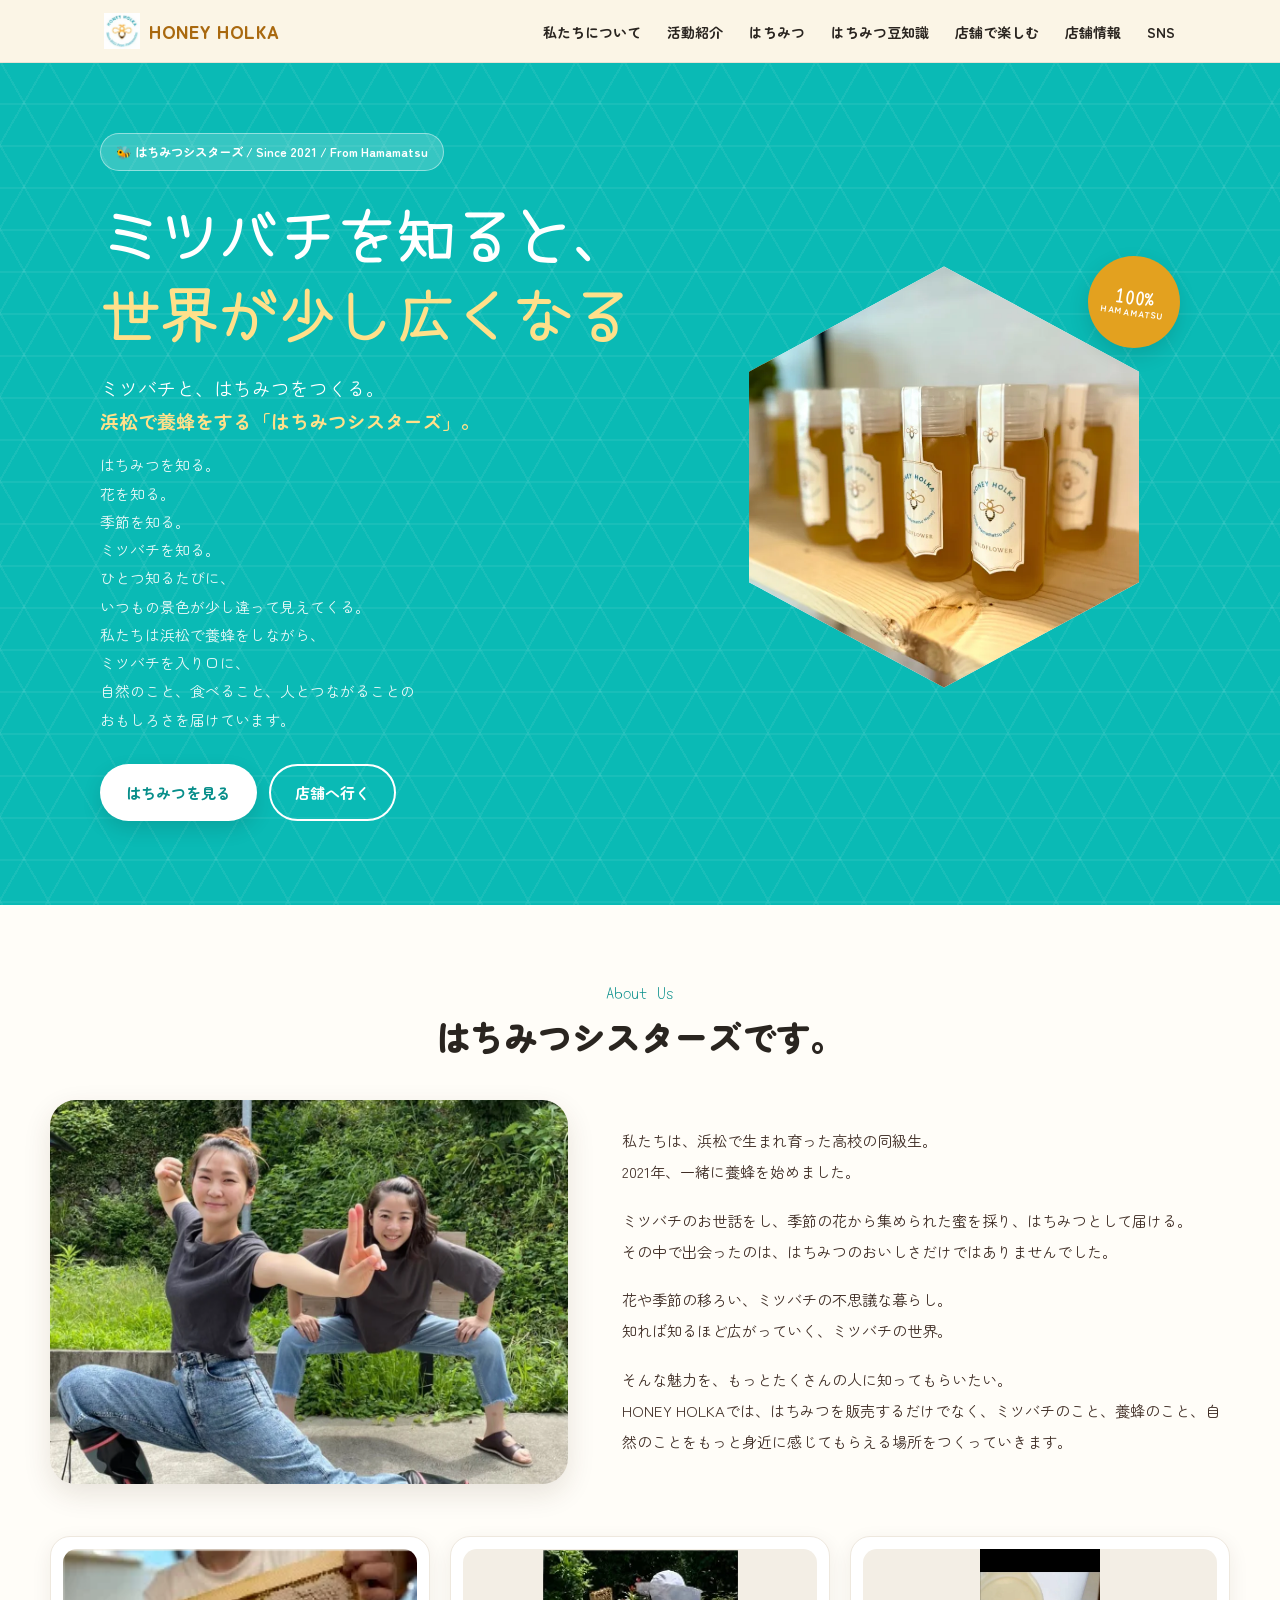
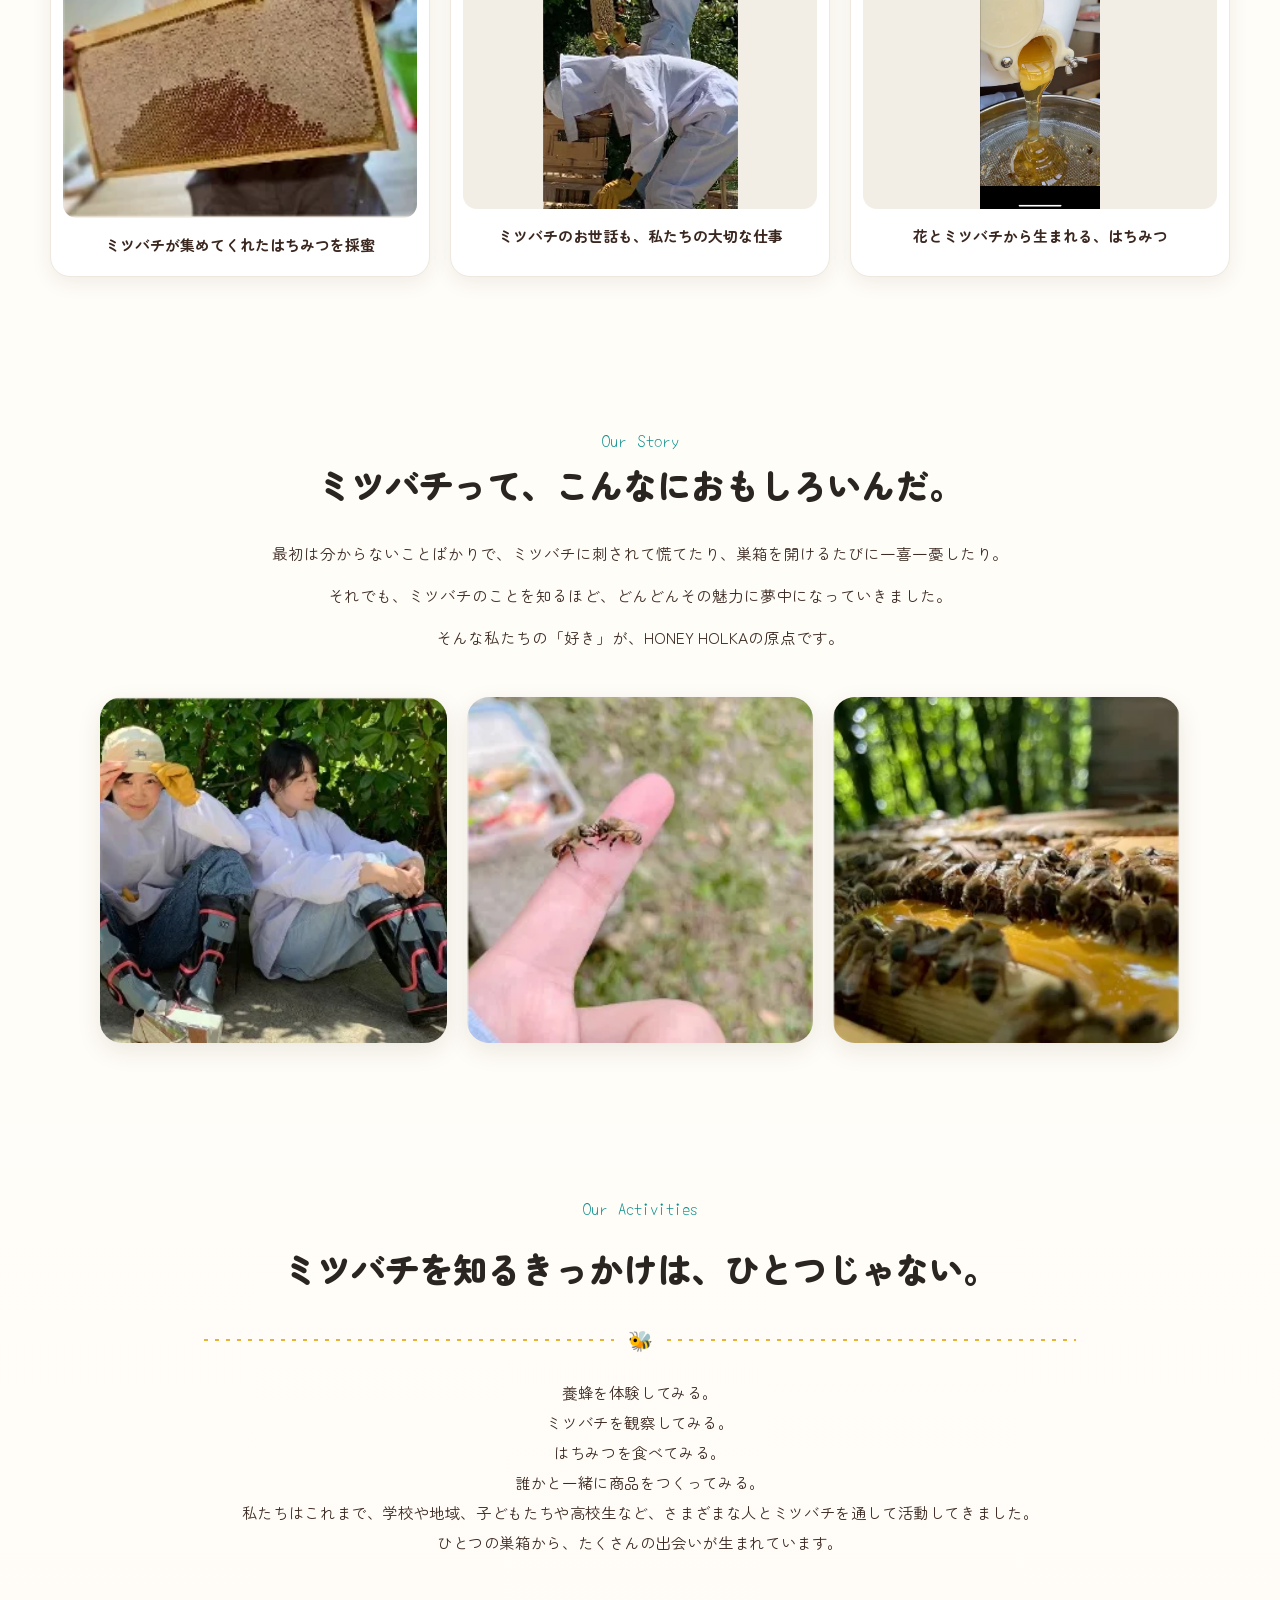
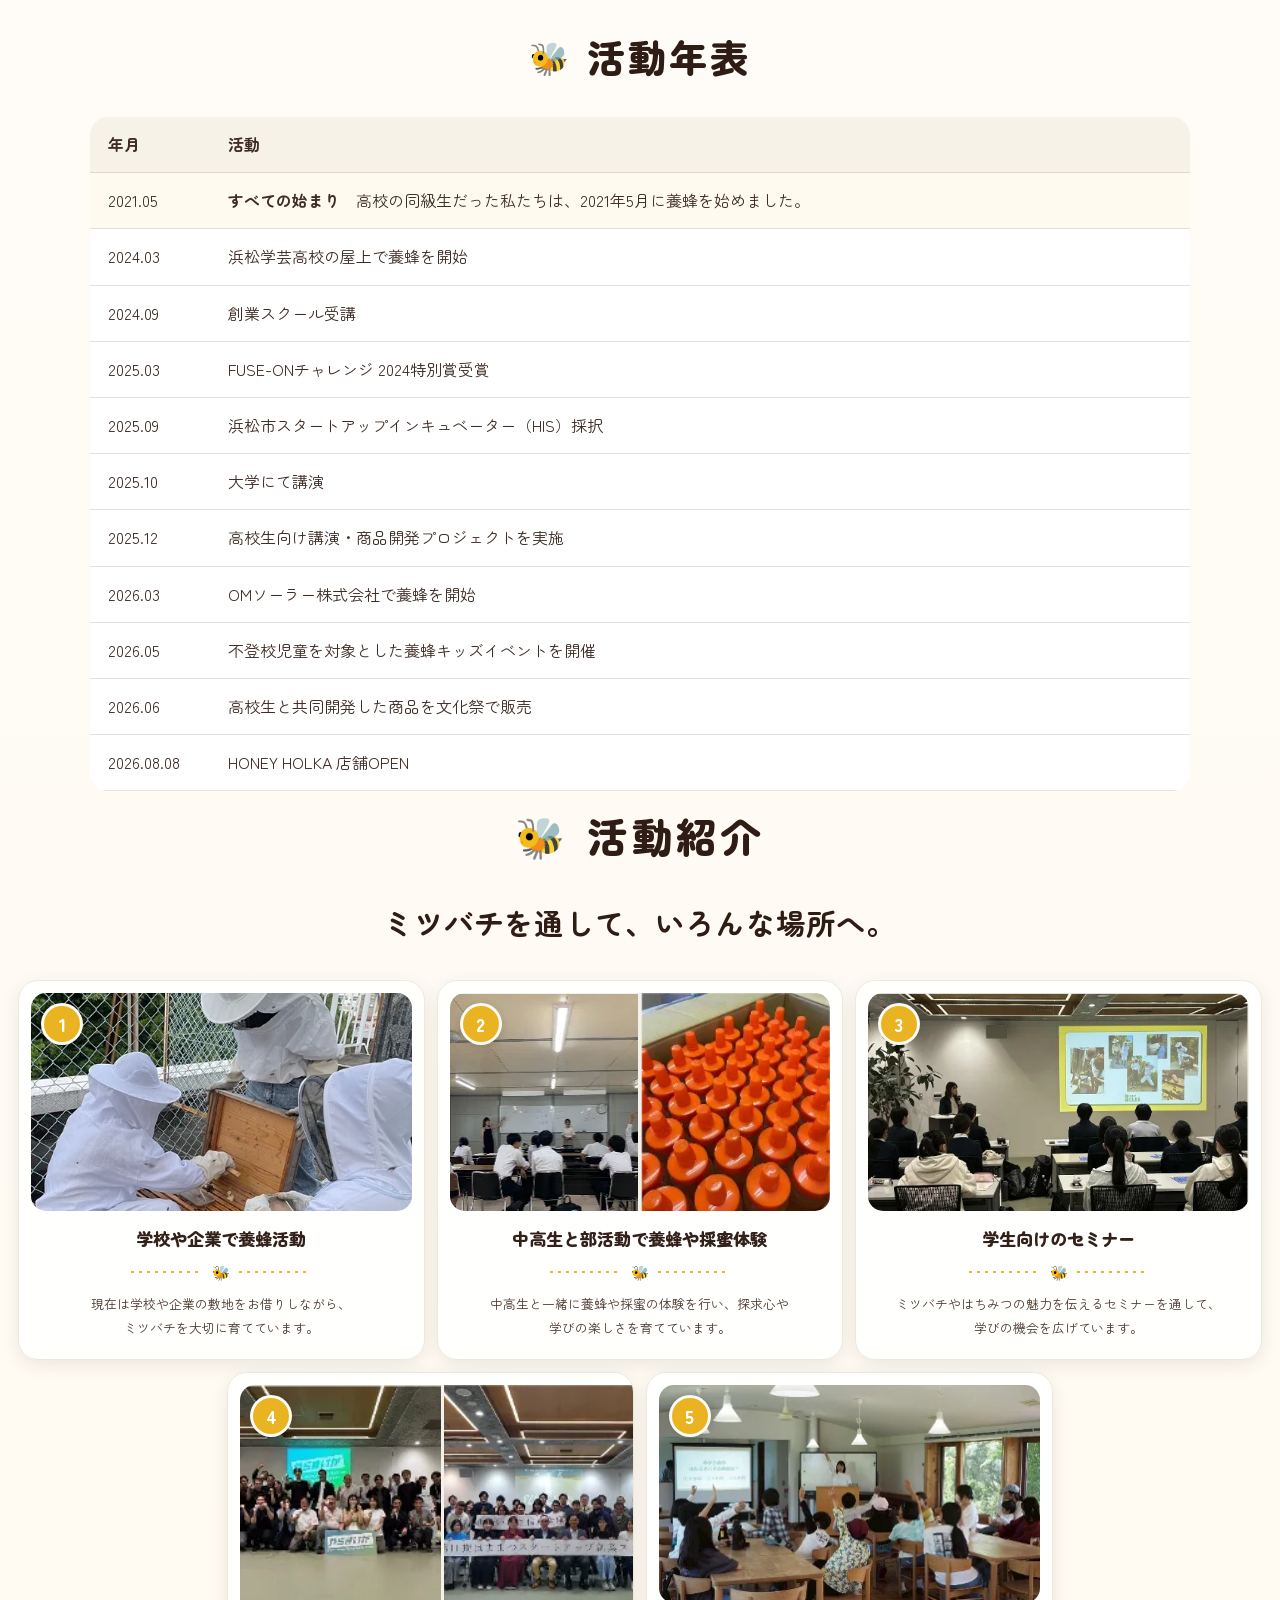
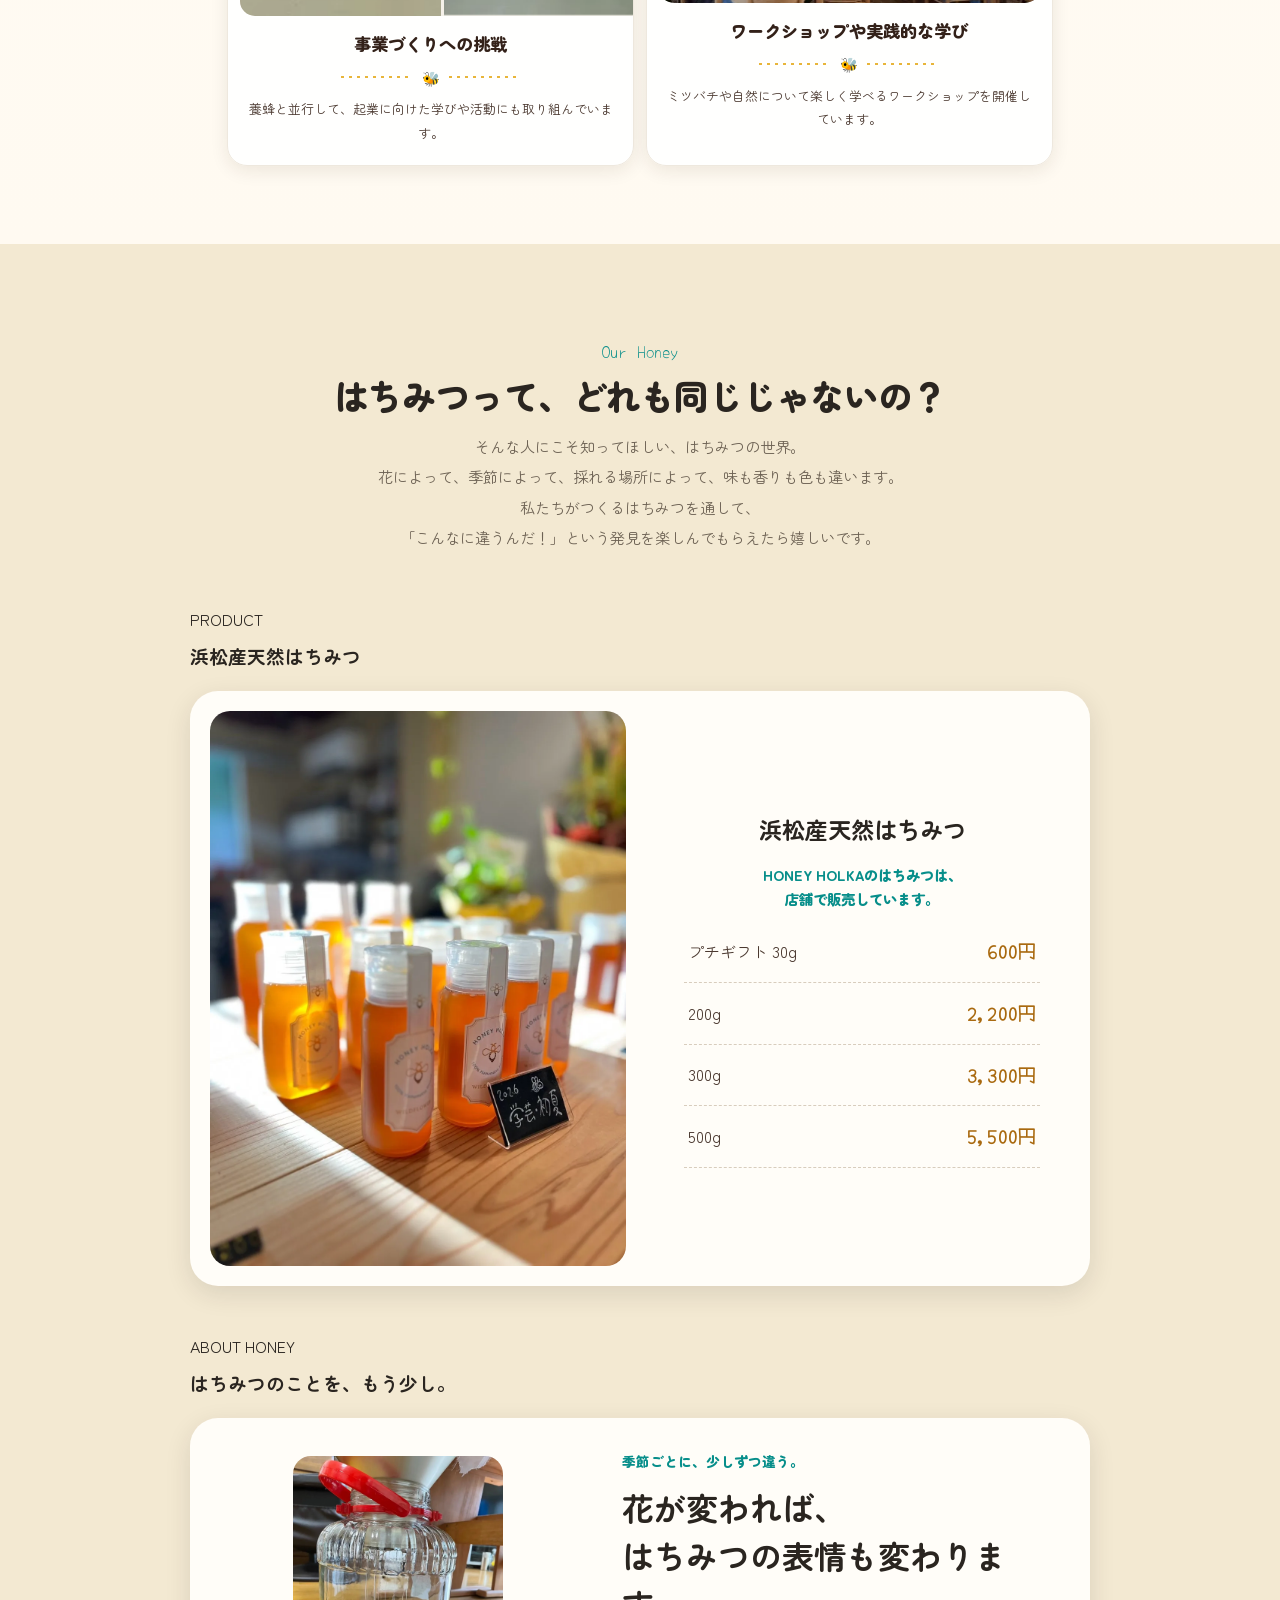
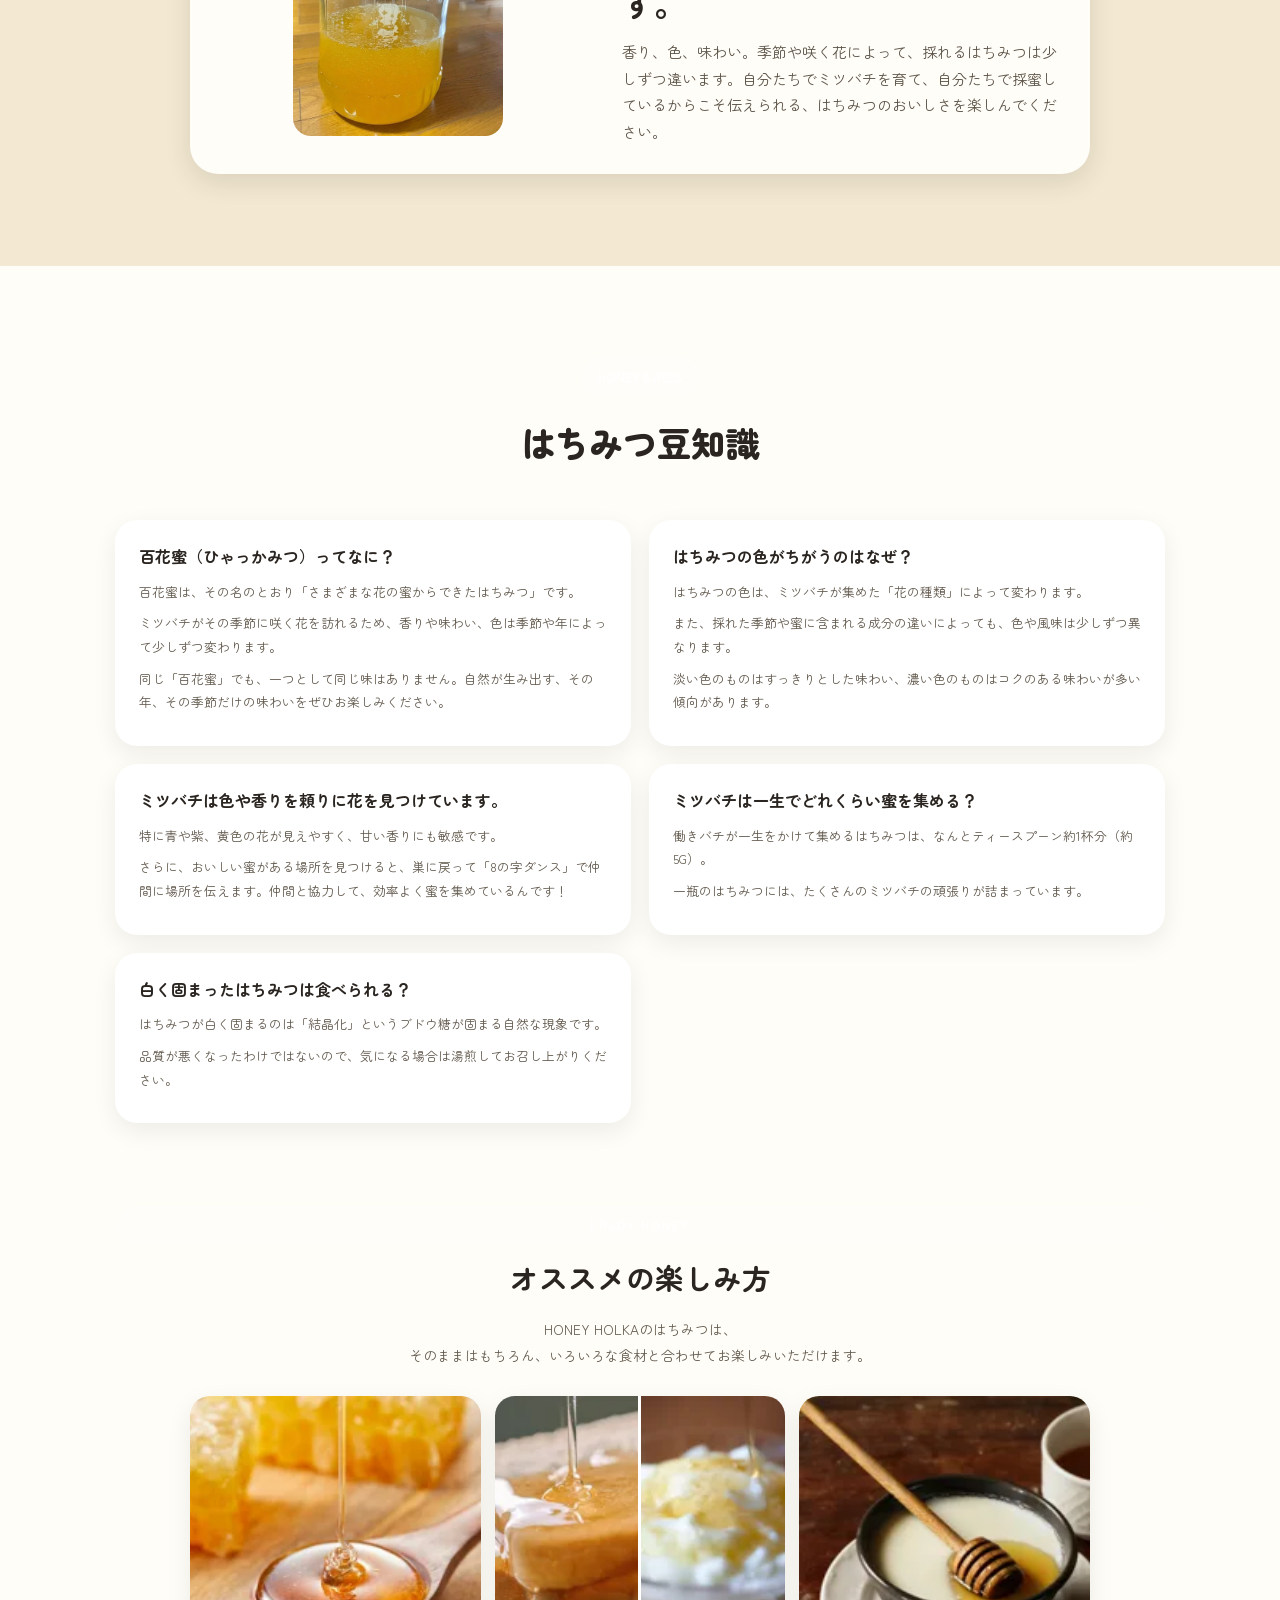
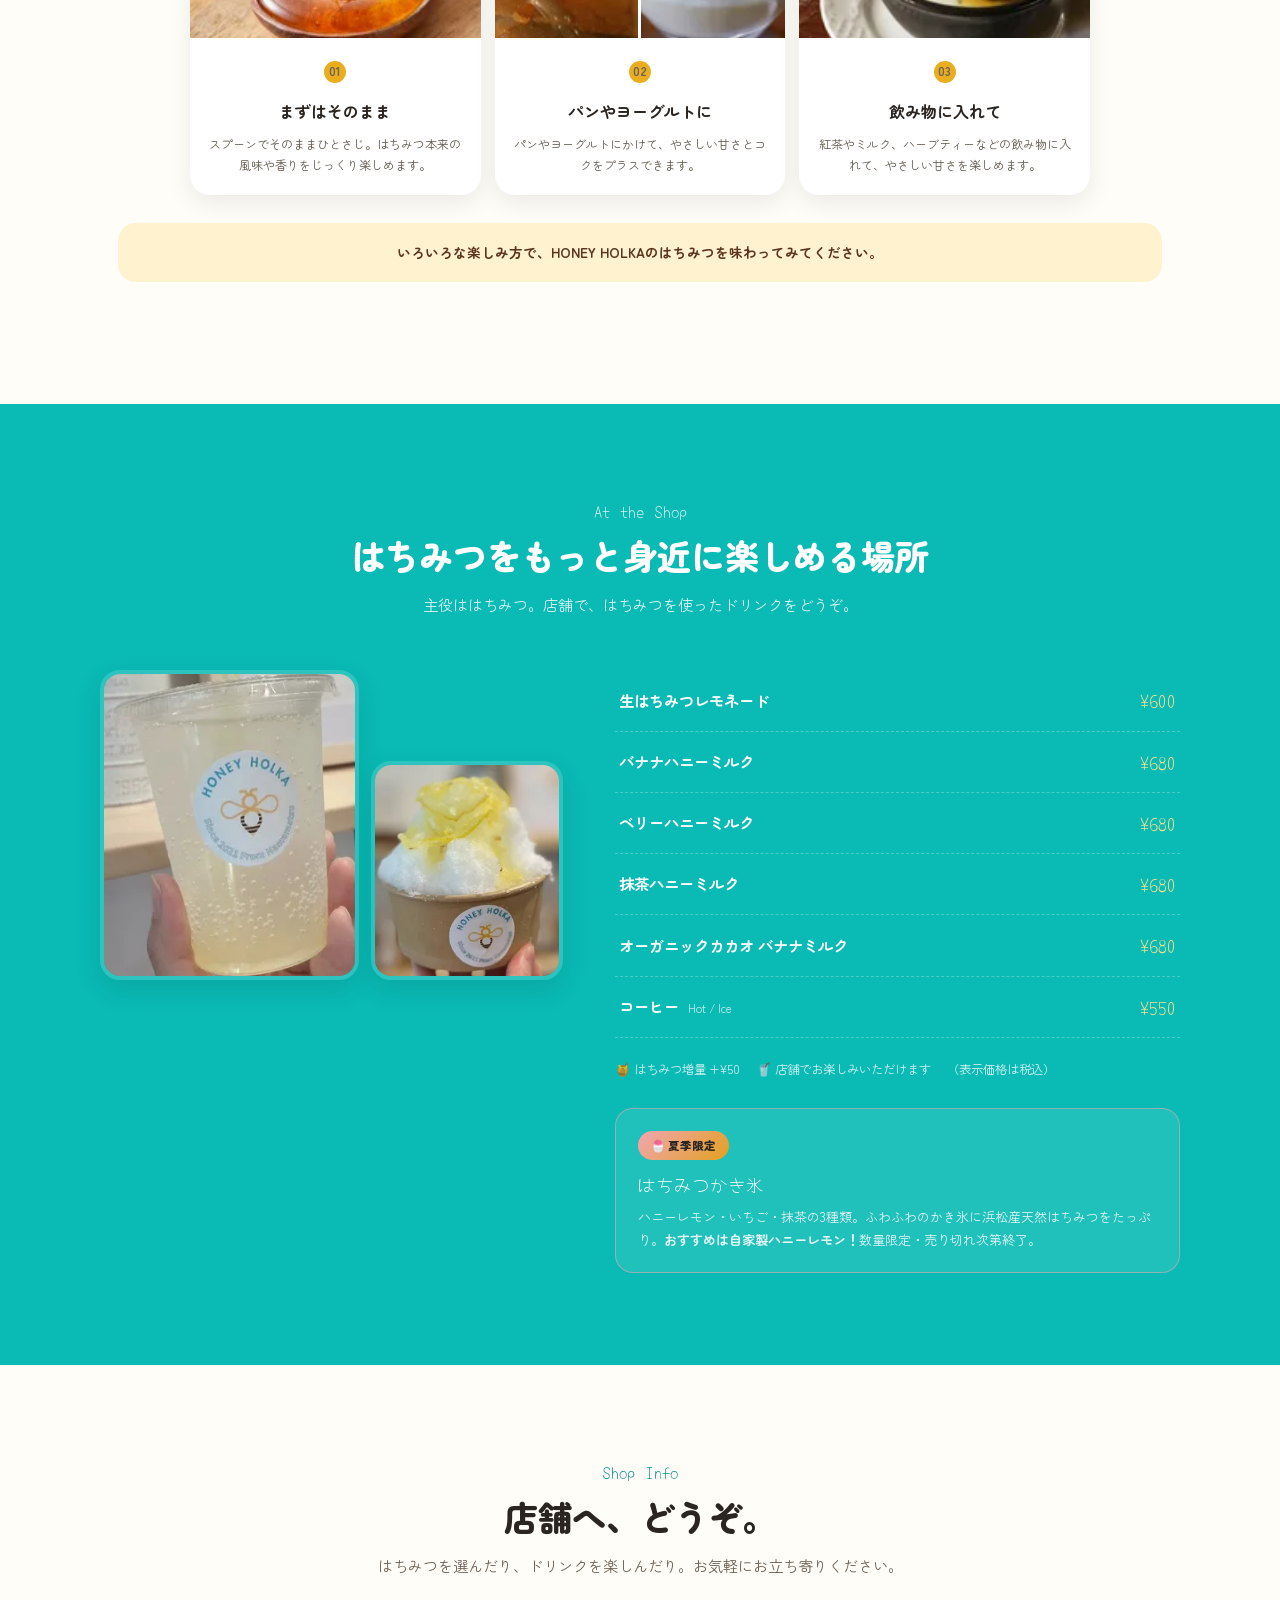
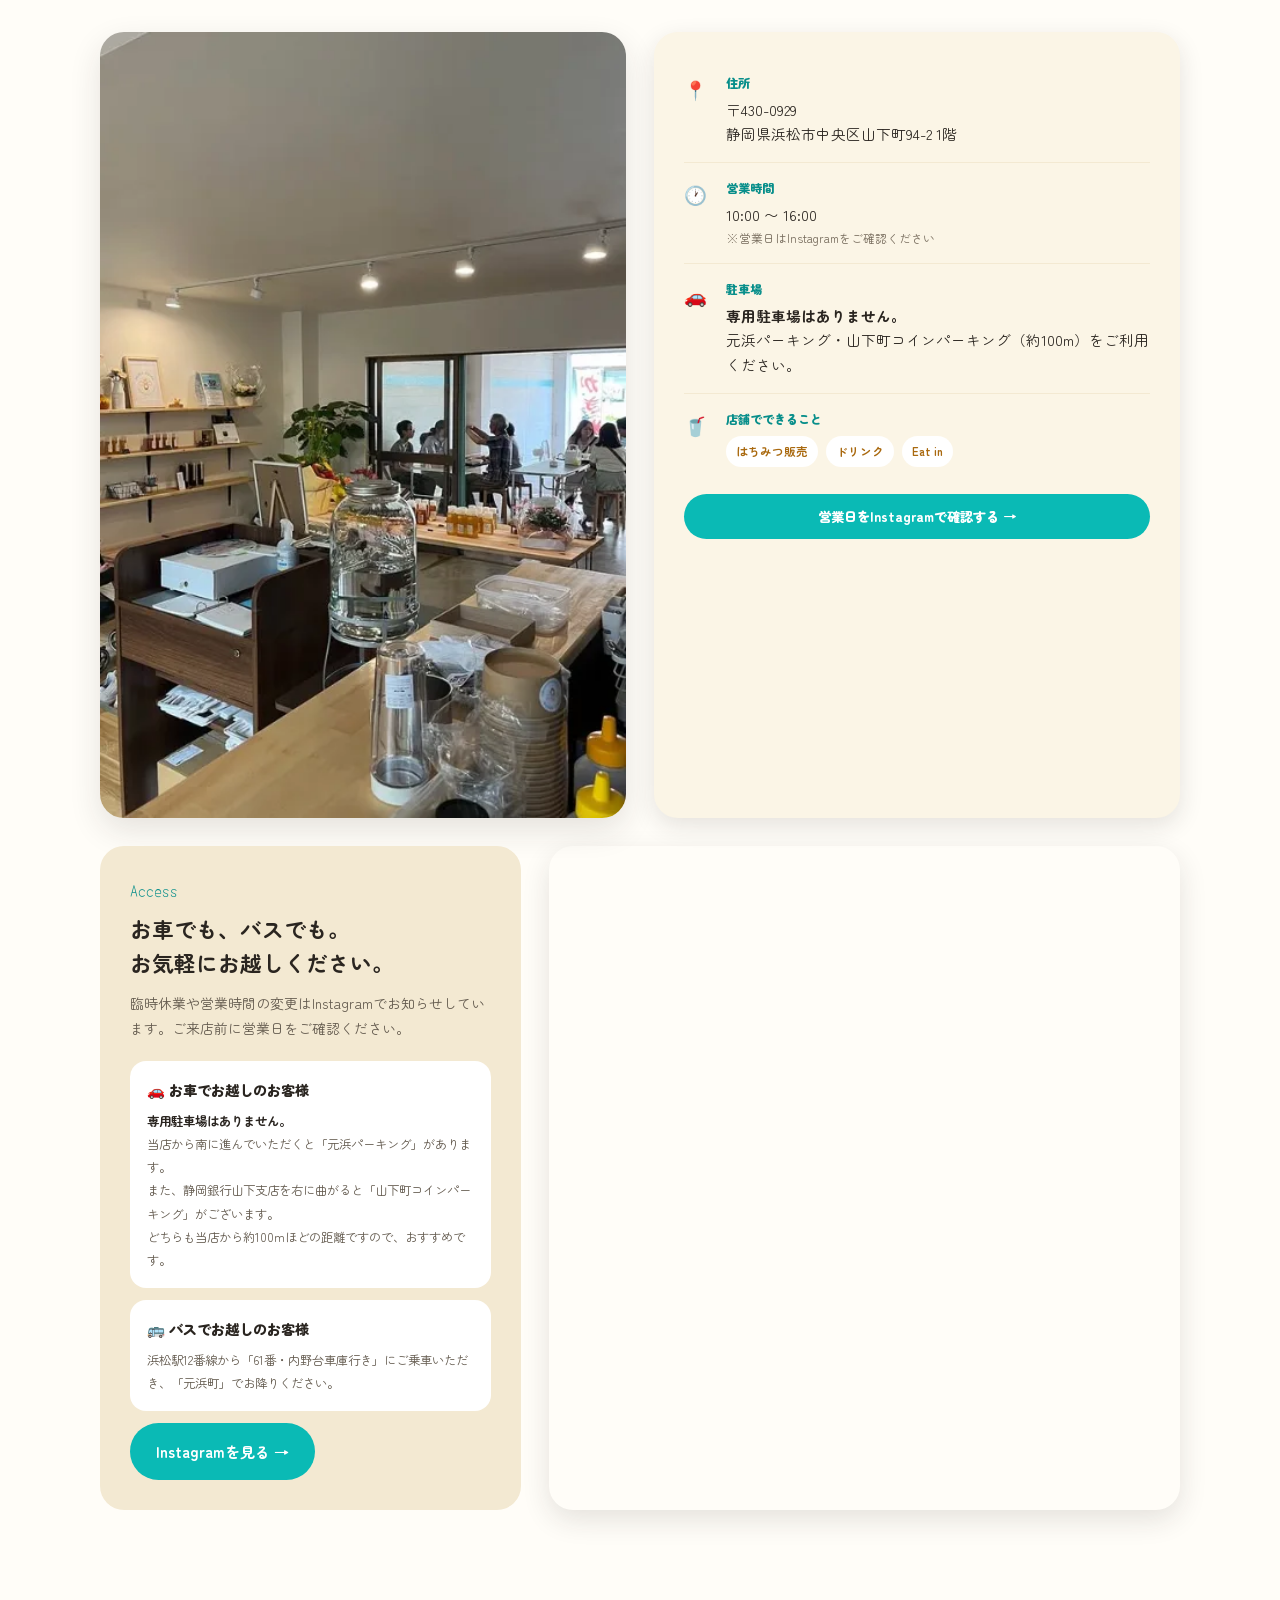
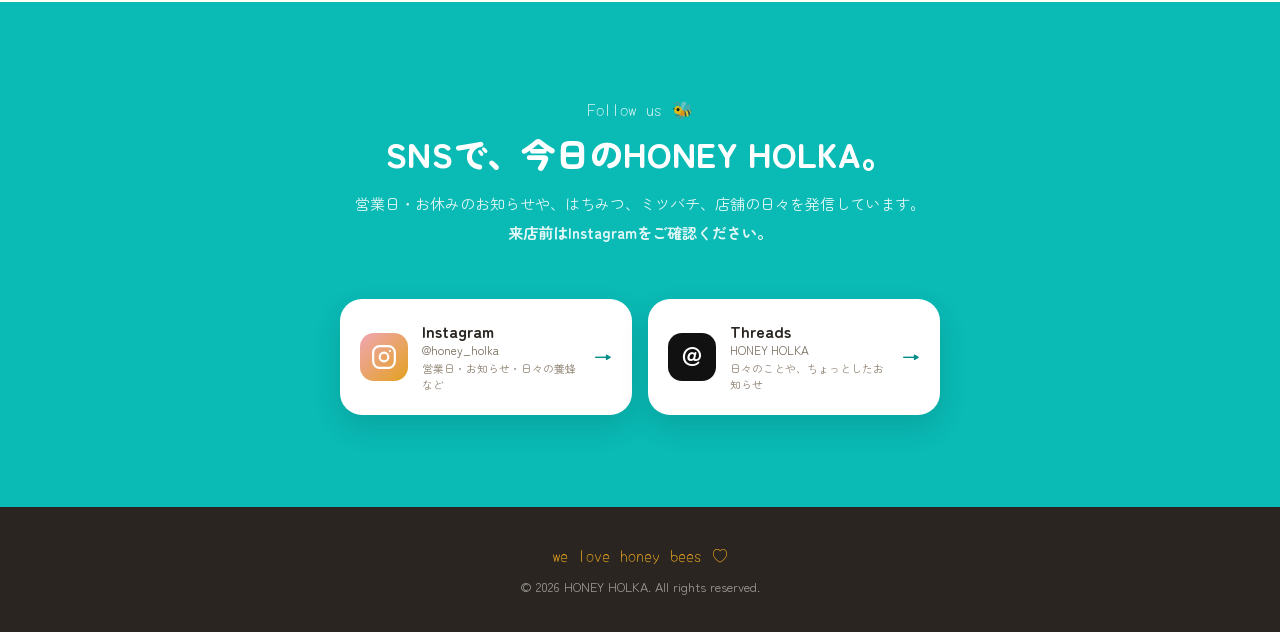
<file: index.html>
<!DOCTYPE html>
<html lang="ja">
<head>
  <meta charset="UTF-8">
  <meta name="viewport" content="width=device-width, initial-scale=1.0">
  <title>HONEY HOLKA｜浜松の浜松産天然はちみつ・養蜂・店舗販売</title>
  <meta name="robots" content="max-image-preview:large">
    <meta name="description" content="浜松市中央区で養蜂をする「はちみつシスターズ」のHONEY HOLKA。浜松産天然はちみつを店舗で販売し、はちみつを使ったドリンクや季節の楽しみ方も紹介しています。">
  <link rel="canonical" href="https://honey-holka.hstudio.site/">

  <meta property="og:type" content="website">
  <meta property="og:title" content="HONEY HOLKA｜浜松の浜松産天然はちみつ・養蜂・店舗販売">
  <meta property="og:description" content="浜松市中央区で養蜂をする「はちみつシスターズ」のHONEY HOLKA。浜松産天然はちみつを店舗で販売し、はちみつを使ったドリンクや季節の楽しみ方も紹介しています。">
  <meta property="og:url" content="https://honey-holka.hstudio.site/">
  <meta property="og:image" content="https://honey-holka.hstudio.site/ogp.webp">
  <meta property="og:image:alt" content="HONEY HOLKAの浜松産天然はちみつとブランドロゴ">
  <meta property="og:locale" content="ja_JP">
  <meta property="og:site_name" content="HONEY HOLKA">

  <meta name="twitter:card" content="summary_large_image">
  <meta name="twitter:title" content="HONEY HOLKA｜浜松の浜松産天然はちみつ・養蜂・店舗販売">
  <meta name="twitter:description" content="浜松市中央区で養蜂をする「はちみつシスターズ」のHONEY HOLKA。浜松産天然はちみつを店舗で販売し、はちみつを使ったドリンクや季節の楽しみ方も紹介しています。">
  <meta name="twitter:image" content="https://honey-holka.hstudio.site/ogp.webp">
  <meta name="twitter:image:alt" content="HONEY HOLKAの浜松産天然はちみつとブランドロゴ">

  <script type="application/ld+json">
{
  "@context": "https://schema.org",
  "@graph": [
    {
      "@type": "WebSite",
      "@id": "https://honey-holka.hstudio.site/#website",
      "url": "https://honey-holka.hstudio.site/",
      "name": "HONEY HOLKA",
      "inLanguage": "ja-JP",
      "publisher": {"@id": "https://honey-holka.hstudio.site/#business"}
    },
    {
      "@type": "WebPage",
      "@id": "https://honey-holka.hstudio.site/#webpage",
      "url": "https://honey-holka.hstudio.site/",
      "name": "HONEY HOLKA｜浜松の浜松産天然はちみつ・養蜂・店舗販売",
      "isPartOf": {"@id": "https://honey-holka.hstudio.site/#website"},
      "about": {"@id": "https://honey-holka.hstudio.site/#business"},
      "inLanguage": "ja-JP"
    },
    {
      "@type": "Store",
      "@id": "https://honey-holka.hstudio.site/#business",
      "name": "HONEY HOLKA",
      "description": "浜松で養蜂をするはちみつシスターズのHONEY HOLKA。浜松産天然はちみつを店舗で販売し、はちみつを使ったドリンクも楽しめます。",
      "url": "https://honey-holka.hstudio.site/",
      "logo": "https://honey-holka.hstudio.site/images/symbol.webp",
      "image": ["https://honey-holka.hstudio.site/ogp.webp"],
      "sameAs": [
        "https://www.instagram.com/honey_holka/",
        "https://www.threads.com/@honey_holka",
        ],
      "address": {
        "@type": "PostalAddress",
        "streetAddress": "山下町94-2 1階",
        "addressLocality": "浜松市中央区",
        "addressRegion": "静岡県",
        "postalCode": "430-0929",
        "addressCountry": "JP"
      },
      "areaServed": {
        "@type": "City",
        "name": "浜松市"
      },
      "hasMap": "https://www.google.com/maps/search/?api=1&query=HONEY+HOLKA+浜松市中央区山下町94-2",
      "knowsAbout": ["はちみつ", "養蜂", "ミツバチ", "浜松"]
    }
  ]
}
</script>

  <link rel="icon" type="image/png" href="images/favicon.webp">
  <link rel="preconnect" href="https://fonts.googleapis.com">
  <link rel="preconnect" href="https://fonts.gstatic.com" crossorigin>
  <link rel="preload" as="style" href="https://fonts.googleapis.com/css2?family=Yomogi&family=Zen+Maru+Gothic:wght@400;500;700;900&display=swap">
  <link rel="stylesheet" href="https://fonts.googleapis.com/css2?family=Yomogi&family=Zen+Maru+Gothic:wght@400;500;700;900&display=swap" media="print" onload="this.media='all'">
  <noscript><link rel="stylesheet" href="https://fonts.googleapis.com/css2?family=Yomogi&family=Zen+Maru+Gothic:wght@400;500;700;900&display=swap"></noscript>
  <link rel="stylesheet" href="style.css">
</head>
<body>

<header id="header">
  <div class="nav-wrap">
    <a href="#hero" class="brand" aria-label="HONEY HOLKA トップへ">
      <img src="images/symbol.webp" alt="" class="brand-symbol">
      <span>HONEY HOLKA</span>
    </a>
    <nav aria-label="メインメニュー">
      <ul id="navLinks">
        <li><a href="#about">私たちについて</a></li>
        <li><a href="#activity">活動紹介</a></li>
        <li><a href="#honey">はちみつ</a></li>
        <li><a href="#knowledge">はちみつ豆知識</a></li>
        <li><a href="#menu">店舗で楽しむ</a></li>
        <li><a href="#shop">店舗情報</a></li>
        <li><a href="#sns">SNS</a></li>
      </ul>
    </nav>
    <button class="nav-toggle" id="navToggle" aria-label="メニューを開く" aria-expanded="false">
      <span></span><span></span><span></span>
    </button>
  </div>
</header>
<section class="hero" id="hero">
    <div class="honeycomb-bg" aria-hidden="true"></div>
    <div class="hero-inner">
      <div class="hero-text reveal">
        <span class="eyebrow">🐝 はちみつシスターズ / Since 2021 / From Hamamatsu</span>
        <h1>ミツバチを知ると、<br><span class="accent hand">世界が少し広くなる</span></h1>
        <p class="hero-sub">ミツバチと、はちみつをつくる。<br><strong>浜松で養蜂をする「はちみつシスターズ」。</strong></p>
        <p class="lead">はちみつを知る。<br>
花を知る。<br>
季節を知る。<br>
ミツバチを知る。<br>
ひとつ知るたびに、<br>
いつもの景色が少し違って見えてくる。<br>
私たちは浜松で養蜂をしながら、<br>
ミツバチを入り口に、<br>
自然のこと、食べること、人とつながることの<br>
おもしろさを届けています。</p>
        <div class="btn-row">
          <a href="#honey" class="btn btn-primary">はちみつを見る</a>
          <a href="#shop" class="btn btn-ghost">店舗へ行く</a>
        </div>
      </div>
      <div class="hero-photo reveal">
        <span class="hero-stamp">100%<br><small>HAMAMATSU</small></span>
        <div class="hex-frame">
          <img src="images/main.webp" alt="HONEY HOLKAの浜松産天然はちみつ" fetchpriority="high">
        </div>
      </div>
    </div>
  </section>
<section class="about-us-v16" id="about">
  <div class="section-inner about-us-inner-v16">
    <div class="section-head reveal">
      <span class="tag hand">About Us</span>
      <h2>はちみつシスターズです。</h2>
    </div>

    <div class="about-main-v16 reveal">
      <div class="about-main-photo-v16">
        <img src="images/about-main.webp" alt="はちみつシスターズ" loading="lazy" decoding="async">
      </div>
      <div class="about-main-copy-v16">
        <p>
          私たちは、浜松で生まれ育った高校の同級生。<br>
          2021年、一緒に養蜂を始めました。
        </p>
        <p>
          ミツバチのお世話をし、季節の花から集められた蜜を採り、はちみつとして届ける。<br>
          その中で出会ったのは、はちみつのおいしさだけではありませんでした。
        </p>
        <p>
          花や季節の移ろい、ミツバチの不思議な暮らし。<br>
          知れば知るほど広がっていく、ミツバチの世界。
        </p>
        <p>
          そんな魅力を、もっとたくさんの人に知ってもらいたい。<br>
          HONEY HOLKAでは、はちみつを販売するだけでなく、ミツバチのこと、養蜂のこと、自然のことをもっと身近に感じてもらえる場所をつくっていきます。
        </p>
      </div>
    </div>

    <div class="about-gallery-v16 reveal">
      <article class="about-gallery-card-v16">
        <div class="about-gallery-photo-v16">
          <img src="images/about-honey.webp" alt="ミツバチが集めてくれたはちみつを採蜜" loading="lazy" decoding="async">
        </div>
        <h3>ミツバチが集めてくれたはちみつを採蜜</h3>
      </article>
      <article class="about-gallery-card-v16">
        <div class="about-gallery-photo-v16">
          <img src="images/about-beekeeping.webp" alt="ミツバチのお世話も、私たちの大切な仕事" loading="lazy" decoding="async">
        </div>
        <h3>ミツバチのお世話も、私たちの大切な仕事</h3>
      </article>
      <article class="about-gallery-card-v16">
        <div class="about-gallery-photo-v16">
          <img src="images/about-flower-honey.webp" alt="花とミツバチから生まれる、はちみつ" loading="lazy" decoding="async">
        </div>
        <h3>花とミツバチから生まれる、はちみつ</h3>
      </article>
    </div>
  </div>
</section>
<section class="story story-v19" id="story">
  <div class="section-inner">
    <div class="section-head reveal">
      <span class="tag hand">Our Story</span>
      <h2>ミツバチって、こんなにおもしろいんだ。</h2>
    </div>

    <div class="story-copy-v19 reveal">
      <p>最初は分からないことばかりで、ミツバチに刺されて慌てたり、巣箱を開けるたびに一喜一憂したり。</p>
      <p>それでも、ミツバチのことを知るほど、どんどんその魅力に夢中になっていきました。</p>
      <p>そんな私たちの「好き」が、HONEY HOLKAの原点です。</p>
    </div>

    <div class="story-grid-v19 reveal">
      <div class="story-photo-v19">
        <img src="images/story-01.webp" alt="養蜂をするはちみつシスターズ" loading="lazy" decoding="async">
      </div>
      <div class="story-photo-v19">
        <img src="images/story-02.webp" alt="指先にとまるミツバチ" loading="lazy" decoding="async">
      </div>
      <div class="story-photo-v19">
        <img src="images/story-03.webp" alt="巣箱とたくさんのミツバチ" loading="lazy" decoding="async">
      </div>
    </div>
  </div>
</section>

<section id="activity" class="activity-section-v14">
  <div class="activity-inner-v14">

    <div class="section-head reveal activity-section-head-v22">
      <span class="tag hand">Our Activities</span>
      <h2>ミツバチを知るきっかけは、ひとつじゃない。</h2>
    </div>

    <div class="activity-v20-intro-wrap activity-v24-intro">
  <div class="activity-divider-v14"><span>🐝</span></div>
  <p class="activity-intro-v14 activity-intro-v20">
    養蜂を体験してみる。<br>
    ミツバチを観察してみる。<br>
    はちみつを食べてみる。<br>
    誰かと一緒に商品をつくってみる。<br>
    私たちはこれまで、学校や地域、子どもたちや高校生など、さまざまな人とミツバチを通して活動してきました。<br>
    ひとつの巣箱から、たくさんの出会いが生まれています。
  </p>
</div>

    <div class="activity-timeline-v23">
      <div class="activity-timeline-title">
        <span class="activity-bee-v14">🐝</span>
        <h3>活動年表</h3>
      </div>
      <div class="timeline-table-wrap">
        <table class="timeline-table-v23">
          <thead>
            <tr><th>年月</th><th>活動</th></tr>
          </thead>
          <tbody>
            <tr><td>2021.05</td><td><strong>すべての始まり</strong>　高校の同級生だった私たちは、2021年5月に養蜂を始めました。</td></tr>
            <tr><td>2024.03</td><td>浜松学芸高校の屋上で養蜂を開始</td></tr>
            <tr><td>2024.09</td><td>創業スクール受講</td></tr>
            <tr><td>2025.03</td><td>FUSE-ONチャレンジ 2024特別賞受賞</td></tr>
            <tr><td>2025.09</td><td>浜松市スタートアップインキュベーター（HIS）採択</td></tr>
            <tr><td>2025.10</td><td>大学にて講演</td></tr>
            <tr><td>2025.12</td><td>高校生向け講演・商品開発プロジェクトを実施</td></tr>
            <tr><td>2026.03</td><td>OMソーラー株式会社で養蜂を開始</td></tr>
            <tr><td>2026.05</td><td>不登校児童を対象とした養蜂キッズイベントを開催</td></tr>
            <tr><td>2026.06</td><td>高校生と共同開発した商品を文化祭で販売</td></tr>
            <tr><td>2026.08.08</td><td>HONEY HOLKA 店舗OPEN</td></tr>
          </tbody>
        </table>
      </div>
    </div>

    <div class="activity-label-row-v22">
      <span class="activity-bee-v14">🐝</span>
      <h3>活動紹介</h3>
    </div>

    <div class="activity-v24-lead">
      <p>ミツバチを通して、いろんな場所へ。</p>
    </div>

    <div class="activity-grid-v14">
      <article class="activity-card-v14">
        <div class="activity-photo-v14">
          <span class="activity-num-v14">1</span>
          <img src="images/activity-card1.webp" alt="学校や企業で養蜂活動" loading="lazy" decoding="async">
        </div>
        <div class="activity-card-content-v14">
          <h3>学校や企業で養蜂活動</h3>
          <div class="activity-card-divider-v14"><span>🐝</span></div>
          <p>現在は学校や企業の敷地をお借りしながら、<br>ミツバチを大切に育てています。</p>
        </div>
      </article>

      <article class="activity-card-v14">
        <div class="activity-photo-v14">
          <span class="activity-num-v14">2</span>
          <div class="activity-photo-pair-v14">
            <img src="images/activity-card2-1.webp" alt="中高生と部活動で養蜂や採蜜体験" loading="lazy" decoding="async">
            <img src="images/activity-card2-2.webp" alt="中高生と部活動で養蜂や採蜜体験" loading="lazy" decoding="async">
          </div>
        </div>
        <div class="activity-card-content-v14">
          <h3>中高生と部活動で養蜂や採蜜体験</h3>
          <div class="activity-card-divider-v14"><span>🐝</span></div>
          <p>中高生と一緒に養蜂や採蜜の体験を行い、探求心や<br>学びの楽しさを育てています。</p>
        </div>
      </article>

      <article class="activity-card-v14">
        <div class="activity-photo-v14">
          <span class="activity-num-v14">3</span>
          <img src="images/activity-card3.webp" alt="学生向けのセミナー" loading="lazy" decoding="async">
        </div>
        <div class="activity-card-content-v14">
          <h3>学生向けのセミナー</h3>
          <div class="activity-card-divider-v14"><span>🐝</span></div>
          <p>ミツバチやはちみつの魅力を伝えるセミナーを通して、<br>学びの機会を広げています。</p>
        </div>
      </article>

      <article class="activity-card-v14">
        <div class="activity-photo-v14 activity-photo-pair-v14">
          <span class="activity-num-v14">4</span>
          <img src="images/activity-card4-1.webp" alt="事業づくりへの挑戦" loading="lazy" decoding="async">
          <img src="images/activity-card4-2.webp" alt="事業づくりへの挑戦" loading="lazy" decoding="async">
        </div>
        <div class="activity-card-content-v14">
          <h3>事業づくりへの挑戦</h3>
          <div class="activity-card-divider-v14"><span>🐝</span></div>
          <p>養蜂と並行して、起業に向けた学びや活動にも取り組んでいます。</p>
        </div>
      </article>

      <article class="activity-card-v14">
        <div class="activity-photo-v14">
          <span class="activity-num-v14">5</span>
          <img src="images/activity-card5.webp" alt="ワークショップや実践的な学び" loading="lazy" decoding="async">
        </div>
        <div class="activity-card-content-v14">
          <h3>ワークショップや実践的な学び</h3>
          <div class="activity-card-divider-v14"><span>🐝</span></div>
          <p>ミツバチや自然について楽しく学べるワークショップを開催しています。</p>
        </div>
      </article>


    </div>

  </div>
</section>
<section class="honey-lineup" id="honey">
    <div class="section-inner">
      <div class="section-head reveal">
        <span class="tag hand">Our Honey</span>
        <h2>はちみつって、どれも同じじゃないの？</h2>
        <p class="honey-intro-copy">そんな人にこそ知ってほしい、はちみつの世界。<br>花によって、季節によって、採れる場所によって、味も香りも色も違います。<br>私たちがつくるはちみつを通して、<br>「こんなに違うんだ！」という発見を楽しんでもらえたら嬉しいです。</p>
      </div>

      <div class="honey-subsection-head honey-subsection-head-product">
        <span>PRODUCT</span>
        <h3>浜松産天然はちみつ</h3>
      </div>
      <div class="honey-product-single reveal">
        <div class="honey-product-photo">
          <img src="images/honey-pour.webp" alt="店頭に並ぶHONEY HOLKAの浜松産天然はちみつ" loading="lazy" decoding="async">
        </div>
        <div class="honey-price-list">
          <h3>浜松産天然はちみつ</h3>
          <p class="honey-sale-note">HONEY HOLKAのはちみつは、<br>店舗で販売しています。</p>
          <div class="price-row"><span>プチギフト 30g</span><strong>600円</strong></div>
          <div class="price-row"><span>200g</span><strong>2,200円</strong></div>
          <div class="price-row"><span>300g</span><strong>3,300円</strong></div>
          <div class="price-row"><span>500g</span><strong>5,500円</strong></div>
        </div>
      </div>

      <div class="honey-subsection-head honey-subsection-head-story">
        <span>ABOUT HONEY</span>
        <h3>はちみつのことを、もう少し。</h3>
      </div>
      <div class="honey-story reveal">
        <div class="honey-story-photo">
          <img src="images/honey-pour-story.webp" alt="採れたはちみつを瓶に注ぐ様子" loading="lazy" decoding="async">
        </div>
        <div>
          <span class="story-kicker">季節ごとに、少しずつ違う。</span>
          <h3>花が変われば、<br>はちみつの表情も変わります。</h3>
          <p>香り、色、味わい。季節や咲く花によって、採れるはちみつは少しずつ違います。自分たちでミツバチを育て、自分たちで採蜜しているからこそ伝えられる、はちみつのおいしさを楽しんでください。</p>
        </div>
      </div>
    </div>
  </section>


<section class="section knowledge-section" id="knowledge">
<div class="section-head reveal"><span class="eyebrow">HONEY & BEES</span><h2>はちみつ豆知識</h2></div>
<div class="knowledge-grid">
<article class="knowledge-card reveal"><h3>百花蜜（ひゃっかみつ）ってなに？</h3><p>百花蜜は、その名のとおり「さまざまな花の蜜からできたはちみつ」です。</p><p>ミツバチがその季節に咲く花を訪れるため、香りや味わい、色は季節や年によって少しずつ変わります。</p><p>同じ「百花蜜」でも、一つとして同じ味はありません。自然が生み出す、その年、その季節だけの味わいをぜひお楽しみください。</p></article>
<article class="knowledge-card reveal"><h3>はちみつの色がちがうのはなぜ？</h3><p>はちみつの色は、ミツバチが集めた「花の種類」によって変わります。</p><p>また、採れた季節や蜜に含まれる成分の違いによっても、色や風味は少しずつ異なります。</p><p>淡い色のものはすっきりとした味わい、濃い色のものはコクのある味わいが多い傾向があります。</p></article>
<article class="knowledge-card reveal"><h3>ミツバチは色や香りを頼りに花を見つけています。</h3><p>特に青や紫、黄色の花が見えやすく、甘い香りにも敏感です。</p><p>さらに、おいしい蜜がある場所を見つけると、巣に戻って「8の字ダンス」で仲間に場所を伝えます。仲間と協力して、効率よく蜜を集めているんです！</p></article>
<article class="knowledge-card reveal"><h3>ミツバチは一生でどれくらい蜜を集める？</h3><p>働きバチが一生をかけて集めるはちみつは、なんとティースプーン約1杯分（約5G）。</p><p>一瓶のはちみつには、たくさんのミツバチの頑張りが詰まっています。</p></article>
<article class="knowledge-card reveal"><h3>白く固まったはちみつは食べられる？</h3><p>はちみつが白く固まるのは「結晶化」というブドウ糖が固まる自然な現象です。</p><p>品質が悪くなったわけではないので、気になる場合は湯煎してお召し上がりください。</p></article>
</div>


<div class="enjoy-block enjoy-block-v12 reveal">
  <div class="enjoy-heading">
    <span class="eyebrow">ENJOY HONEY</span>
    <h3>オススメの楽しみ方</h3>
    <p>HONEY HOLKAのはちみつは、<br>そのままはもちろん、いろいろな食材と合わせてお楽しみいただけます。</p>
  </div>

  <div class="enjoy-grid enjoy-grid-v13">
    <article class="enjoy-card-v12">
      <img src="images/enjoy-straight.webp" alt="はちみつをまずはそのまま楽しむ" loading="lazy" decoding="async">
      <div class="enjoy-card-body">
        <span class="enjoy-number">01</span>
        <h4>まずはそのまま</h4>
        <p>スプーンでそのままひとさじ。はちみつ本来の風味や香りをじっくり楽しめます。</p>
      </div>
    </article>

    <article class="enjoy-card-v12">
      <div class="enjoy-dual-photo">
        <img src="images/enjoy-bread-yogurt-1.webp" alt="はちみつをパンにかけた楽しみ方" loading="lazy" decoding="async">
        <img src="images/enjoy-bread-yogurt-2.webp" alt="はちみつをヨーグルトにかけた楽しみ方" loading="lazy" decoding="async">
      </div>
      <div class="enjoy-card-body">
        <span class="enjoy-number">02</span>
        <h4>パンやヨーグルトに</h4>
        <p>パンやヨーグルトにかけて、やさしい甘さとコクをプラスできます。</p>
      </div>
    </article>

    <article class="enjoy-card-v12">
      <img src="images/enjoy-drink.webp" alt="はちみつを飲み物に入れて楽しむ" loading="lazy" decoding="async">
      <div class="enjoy-card-body">
        <span class="enjoy-number">03</span>
        <h4>飲み物に入れて</h4>
        <p>紅茶やミルク、ハーブティーなどの飲み物に入れて、やさしい甘さを楽しめます。</p>
      </div>
    </article>
  </div>

  <div class="enjoy-footer-v12">
    <strong>いろいろな楽しみ方で、HONEY HOLKAのはちみつを味わってみてください。</strong>
  </div>
</div>

</section>

<section class="menu-section" id="menu">
    <div class="section-inner">
      <div class="section-head reveal">
        <span class="tag hand">At the Shop</span>
        <h2>はちみつをもっと身近に楽しめる場所</h2>
        <p>主役ははちみつ。店舗で、はちみつを使ったドリンクをどうぞ。</p>
      </div>

      <div class="menu-layout reveal">
        <div class="menu-visuals">
          <div class="menu-photo">
            <img src="images/lemonade.webp" alt="生はちみつレモネード" loading="lazy" decoding="async">
          </div>
          <div class="menu-photo-small">
            <img src="images/kakigori.webp" alt="夏季限定のはちみつかき氷" loading="lazy" decoding="async">
          </div>
        </div>

        <div>
          <div class="menu-list">
            <div class="menu-item">
              <div class="name">生はちみつレモネード</div>
              <div class="price">¥600</div>
            </div>
            <div class="menu-item">
              <div class="name">バナナハニーミルク</div>
              <div class="price">¥680</div>
            </div>
            <div class="menu-item">
              <div class="name">ベリーハニーミルク</div>
              <div class="price">¥680</div>
            </div>
            <div class="menu-item">
              <div class="name">抹茶ハニーミルク</div>
              <div class="price">¥680</div>
            </div>
            <div class="menu-item">
              <div class="name">オーガニックカカオ バナナミルク</div>
              <div class="price">¥680</div>
            </div>
            <div class="menu-item">
              <div class="name">コーヒー <span class="sub">Hot / Ice</span></div>
              <div class="price">¥550</div>
            </div>
          </div>

          <div class="menu-note">
            <span>🍯 はちみつ増量 +¥50</span>
            <span>🥤 店舗でお楽しみいただけます</span>
            <span>（表示価格は税込）</span>
          </div>

          <div class="kakigori-card">
            <div class="kakigori-label">🍧 夏季限定</div>
            <div class="kakigori-title hand">はちみつかき氷</div>
            <p>ハニーレモン・いちご・抹茶の3種類。ふわふわのかき氷に浜松産天然はちみつをたっぷり。<strong>おすすめは自家製ハニーレモン！</strong>数量限定・売り切れ次第終了。</p>
          </div>
        </div>
      </div>
    </div>
  </section>
<section class="shop" id="shop">
    <div class="section-inner">
      <div class="section-head reveal">
        <span class="tag hand">Shop Info</span>
        <h2>店舗へ、どうぞ。</h2>
        <p>はちみつを選んだり、ドリンクを楽しんだり。お気軽にお立ち寄りください。</p>
      </div>

      <div class="shop-info-top reveal">
        <div class="shop-interior-wrap">
          <img src="images/interior.webp" alt="HONEY HOLKAの店舗内" loading="lazy" decoding="async">
        </div>
        <div class="info-card">
          <div class="info-row">
            <div class="info-icon">📍</div>
            <div>
              <div class="label">住所</div>
              <div class="value">〒430-0929<br>静岡県浜松市中央区山下町94-2 1階</div>
            </div>
          </div>
          <div class="info-row">
            <div class="info-icon">🕐</div>
            <div>
              <div class="label">営業時間</div>
              <div class="value">10:00 〜 16:00<br>
                <span class="note-text"></span>
                <span class="note-text">※営業日はInstagramをご確認ください</span>
              </div>
            </div>
          </div>
          <div class="info-row">
            <div class="info-icon">🚗</div>
            <div>
              <div class="label">駐車場</div>
              <div class="value"><strong>専用駐車場はありません。</strong><br>元浜パーキング・山下町コインパーキング（約100m）をご利用ください。</div>
            </div>
          </div>
          <div class="info-row">
            <div class="info-icon">🥤</div>
            <div>
              <div class="label">店舗でできること</div>
              <div class="badge-row">
                <span class="badge">はちみつ販売</span>
                <span class="badge">ドリンク</span>
                <span class="badge">Eat in</span>
              </div>
            </div>
          </div>
          <a href="https://www.instagram.com/honey_holka/" target="_blank" rel="noopener" class="instagram-link">営業日をInstagramで確認する →</a>
        </div>
      </div>

      <div class="access-block reveal">
        <div class="access-copy">
          <span class="tag hand">Access</span>
          <h3>お車でも、バスでも。<br>お気軽にお越しください。</h3>
          <p>臨時休業や営業時間の変更はInstagramでお知らせしています。ご来店前に営業日をご確認ください。</p>

          <div class="access-detail">
            <div class="access-detail-title">🚗 お車でお越しのお客様</div>
            <p class="access-detail-text"><strong>専用駐車場はありません。</strong><br>
              当店から南に進んでいただくと「元浜パーキング」があります。<br>
              また、静岡銀行山下支店を右に曲がると「山下町コインパーキング」がございます。<br>
              どちらも当店から約100mほどの距離ですので、おすすめです。</p>
          </div>

          <div class="access-detail">
            <div class="access-detail-title">🚌 バスでお越しのお客様</div>
            <p class="access-detail-text">浜松駅12番線から「61番・内野台車庫行き」にご乗車いただき、「元浜町」でお降りください。</p>
          </div>

          <a href="https://www.instagram.com/honey_holka/" target="_blank" rel="noopener" class="btn btn-mint">Instagramを見る →</a>
        </div>
        <div class="shop-map">
          <iframe
            src="https://maps.google.com/maps?q=HONEY%20HOLKA%20浜松市中央区山下町94-2&output=embed&z=17&hl=ja"
            width="100%" height="100%" style="border:0;" allowfullscreen=""
            loading="lazy" referrerpolicy="no-referrer-when-downgrade"
            title="HONEY HOLKAの地図"></iframe>
        </div>
      </div>
    </div>
  </section>
<section class="sns" id="sns">
    <div class="section-inner">
      <div class="section-head reveal">
        <span class="tag hand">Follow us 🐝</span>
        <h2>SNSで、今日のHONEY HOLKA。</h2>
        <p class="sns-sub">営業日・お休みのお知らせや、はちみつ、ミツバチ、店舗の日々を発信しています。<br><strong>来店前はInstagramをご確認ください。</strong></p>
      </div>
      <div class="social-cards reveal">
        <a class="social-card instagram" href="https://www.instagram.com/honey_holka/" target="_blank" rel="noopener">
          <span class="social-icon ig-icon"><svg xmlns="http://www.w3.org/2000/svg" width="26" height="26" viewBox="0 0 24 24" fill="none" stroke="white" stroke-width="2" stroke-linecap="round" stroke-linejoin="round"><rect x="2" y="2" width="20" height="20" rx="6"/><circle cx="12" cy="12" r="4"/><circle cx="17.5" cy="6.5" r="1" fill="white" stroke="none"/></svg></span>
          <span class="social-body">
            <strong>Instagram</strong>
            <small>@honey_holka</small>
            <em>営業日・お知らせ・日々の養蜂など</em>
          </span>
          <span class="social-arrow">→</span>
        </a>

        <!-- ThreadsのプロフィールURLが確認できたら、hrefを差し替えてください -->
        <a class="social-card threads" href="https://www.threads.com/@honey_holka" target="_blank" rel="noopener">
          <span class="social-icon">＠</span>
          <span class="social-body">
            <strong>Threads</strong>
            <small>HONEY HOLKA</small>
            <em>日々のことや、ちょっとしたお知らせ</em>
          </span>
          <span class="social-arrow">→</span>
        </a>

        <!-- XのプロフィールURLが確認できたら、hrefを差し替えてください -->
      </div>
    </div>
  </section>



<footer>
  <span class="hand">we love honey bees ♡</span>
  &copy; 2026 HONEY HOLKA. All rights reserved.
</footer>

<script src="main.js"></script>
</body>
</html>
</file>
<file: style.css>
/* ===== HONEY HOLKA / Revised ===== */
*,*::before,*::after{box-sizing:border-box;margin:0;padding:0}
:root{
  --cream:#FBF5E6;--cream-deep:#F3E9D2;--honey:#E3A11F;--honey-dark:#A9690F;
  --mint:#0ABAB5;--mint-deep:#078E8A;--charcoal:#2A2520;--blossom:#F0A6B3;
  --white:#FFFDF8;--shadow:rgba(42,37,32,.12);--line:rgba(42,37,32,.09)
}
html{scroll-behavior:smooth;scroll-padding-top:72px}
body{font-family:'Zen Maru Gothic',sans-serif;background:var(--cream);color:var(--charcoal);line-height:1.8;overflow-x:hidden}
a{color:inherit;text-decoration:none}img{max-width:100%;display:block}.hand{font-family:'Yomogi',cursive}
section{padding:92px 24px;position:relative}.section-inner{max-width:1080px;margin:0 auto}
.reveal{opacity:0;transform:translateY(24px);transition:opacity .7s ease,transform .7s ease}.reveal.in{opacity:1;transform:none}
.section-head{text-align:center;margin-bottom:52px}.section-head .tag{font-family:'Yomogi',cursive;color:var(--mint-deep);font-size:1.05rem;display:block;margin-bottom:5px}
.section-head h2{font-size:clamp(1.55rem,3.3vw,2.15rem);font-weight:900;line-height:1.45}
.section-head p{margin:10px auto 0;color:#6d6254;max-width:720px;font-size:.95rem}

/* header */
header{position:sticky;top:0;z-index:100;background:rgba(251,245,230,.96);backdrop-filter:blur(10px);border-bottom:1px solid var(--line)}
.nav-wrap{max-width:1120px;margin:auto;padding:13px 24px;display:flex;align-items:center;justify-content:space-between}
.brand{display:flex;align-items:center;gap:9px;font-weight:900;font-size:1.12rem;color:var(--honey-dark);letter-spacing:.03em}.brand-symbol{width:36px;height:36px;object-fit:contain}
nav ul{list-style:none;display:flex;gap:24px}nav a{font-size:.88rem;font-weight:700;position:relative;padding:5px 1px}
nav a::after{content:'';position:absolute;left:0;bottom:-3px;width:0;height:2px;background:var(--mint-deep);transition:.25s}nav a:hover::after{width:100%}
.nav-toggle{display:none;flex-direction:column;gap:5px;background:none;border:0;cursor:pointer;padding:4px}.nav-toggle span{display:block;width:24px;height:2px;background:var(--charcoal);border-radius:2px;transition:.3s}
.nav-toggle.open span:nth-child(1){transform:translateY(7px) rotate(45deg)}.nav-toggle.open span:nth-child(2){opacity:0}.nav-toggle.open span:nth-child(3){transform:translateY(-7px) rotate(-45deg)}

/* hero */
.hero{min-height:82vh;display:flex;align-items:center;padding:70px 24px 84px;background:var(--mint);overflow:hidden}
.honeycomb-bg{position:absolute;inset:0;opacity:.7;background-image:repeating-linear-gradient(60deg,rgba(255,255,255,.09) 0,rgba(255,255,255,.09) 2px,transparent 2px,transparent 42px),repeating-linear-gradient(-60deg,rgba(255,255,255,.09) 0,rgba(255,255,255,.09) 2px,transparent 2px,transparent 42px),repeating-linear-gradient(0deg,rgba(255,255,255,.09) 0,rgba(255,255,255,.09) 2px,transparent 2px,transparent 42px);background-size:48px 84px}
.hero-inner{position:relative;z-index:2;max-width:1080px;width:100%;margin:auto;display:grid;grid-template-columns:1.08fr .92fr;gap:54px;align-items:center}
.eyebrow{display:inline-flex;align-items:center;background:rgba(255,255,255,.18);border:1px solid rgba(255,255,255,.45);color:white;font-weight:700;font-size:.78rem;padding:7px 15px;border-radius:999px;margin-bottom:22px}
.hero h1{font-family:'Yomogi',cursive;font-size:clamp(2.35rem,5.3vw,3.7rem);line-height:1.35;color:white;margin-bottom:18px}.hero h1 .accent{color:#FFE08A}
.hero-sub{font-size:1.18rem;color:white;margin-bottom:14px;line-height:1.75}.hero-sub strong{color:#FFE08A}.hero .lead{font-size:.93rem;color:rgba(255,255,255,.9);max-width:52ch;margin-bottom:30px;line-height:1.9}
.btn-row{display:flex;gap:12px;flex-wrap:wrap}.btn{display:inline-flex;align-items:center;justify-content:center;font-weight:700;font-size:.94rem;padding:13px 24px;border-radius:999px;transition:.2s;border:2px solid transparent}
.btn-primary{background:white;color:var(--mint-deep);box-shadow:0 8px 20px rgba(0,0,0,.12)}.btn-primary:hover{transform:translateY(-2px)}
.btn-ghost{border-color:white;color:white;background:transparent}.btn-ghost:hover{background:white;color:var(--mint-deep)}
.hero-photo{position:relative;display:flex;justify-content:center}.hex-frame{width:min(390px,82vw);aspect-ratio:1/1.08;clip-path:polygon(50% 0,100% 25%,100% 75%,50% 100%,0 75%,0 25%);overflow:hidden;box-shadow:0 20px 50px rgba(0,0,0,.18);background:white}.hex-frame img{width:100%;height:100%;object-fit:cover}
.hero-stamp{position:absolute;right:0;top:-10px;z-index:3;width:92px;height:92px;border-radius:50%;display:grid;place-content:center;text-align:center;background:var(--honey);color:white;font-family:'Yomogi',cursive;font-weight:700;font-size:1.2rem;line-height:1.1;transform:rotate(8deg);box-shadow:0 8px 20px rgba(0,0,0,.12)}.hero-stamp small{font-family:'Zen Maru Gothic',sans-serif;font-size:.55rem;letter-spacing:.08em}

/* visit strip */
.visit-strip{padding:20px 24px;background:var(--white);border-bottom:1px solid var(--line)}
.visit-inner{display:flex;align-items:center;justify-content:space-between;gap:24px}.visit-inner strong{display:block;font-size:1rem}.visit-inner p{font-size:.78rem;color:#756a5b}.visit-label{font-size:.75rem;color:var(--mint-deep);font-weight:900;display:block;margin-bottom:2px}
.mini-btn{flex:none;background:var(--mint);color:white;padding:10px 18px;border-radius:999px;font-size:.82rem;font-weight:700}

/* honey */
.honey-lineup{background:var(--cream-deep)}
.honey-cards{display:grid;grid-template-columns:repeat(2,minmax(0,380px));justify-content:center;gap:28px;margin-bottom:50px}
.honey-card{background:var(--white);border-radius:24px;overflow:hidden;box-shadow:0 8px 28px var(--shadow);transition:transform .25s,box-shadow .25s}.honey-card:hover{transform:translateY(-4px);box-shadow:0 14px 34px var(--shadow)}
.product-photo{aspect-ratio:1.12/1;overflow:hidden;background:#eee}.product-photo img{width:100%;height:100%;object-fit:cover}
.honey-card-body{padding:22px 26px 26px;text-align:center}.product-tag{display:inline-block;background:#FFF0C5;color:var(--honey-dark);font-size:.72rem;font-weight:900;padding:4px 12px;border-radius:999px;margin-bottom:8px}.product-tag.secondary{background:#DDF5F2;color:var(--mint-deep)}
.honey-card h3{font-size:1.2rem;font-weight:900}.size{font-size:.9rem;color:#756a5b}.honey-price{font-family:'Yomogi',cursive;color:var(--honey-dark);font-size:1.55rem;margin-top:3px}.honey-price small{font-family:'Zen Maru Gothic',sans-serif;font-size:.68rem;color:#777}
.honey-story{display:grid;grid-template-columns:.9fr 1.1fr;gap:44px;align-items:center;background:var(--white);border-radius:28px;padding:28px;box-shadow:0 8px 26px var(--shadow);margin-top:50px}.honey-story-photo{border-radius:18px;overflow:hidden}.honey-story-photo img{width:100%;aspect-ratio:1.2/1;object-fit:cover}.story-kicker{color:var(--mint-deep);font-weight:900;font-size:.85rem}.honey-story h3{font-size:clamp(1.4rem,3vw,2rem);line-height:1.5;margin:8px 0 12px}.honey-story p{color:#5d5448;font-size:.93rem}
.honey-intro-copy{max-width:820px!important;line-height:2!important}.honey-product-single{max-width:900px;margin:0 auto;display:grid;grid-template-columns:1fr 1fr;gap:28px;align-items:stretch;background:var(--white);border-radius:28px;padding:20px;box-shadow:0 8px 26px var(--shadow)}.honey-product-photo{border-radius:20px;overflow:hidden;min-height:320px}.honey-product-photo img{width:100%;height:100%;object-fit:cover}.honey-price-list{padding:28px 30px;display:flex;flex-direction:column;justify-content:center}.honey-price-list h3{font-size:1.45rem;margin-bottom:12px;text-align:center}.honey-sale-note{margin:0 0 10px;text-align:center;color:var(--mint-deep);font-weight:900;font-size:.9rem;line-height:1.7}.price-row{display:flex;justify-content:space-between;align-items:center;gap:16px;padding:13px 4px;border-bottom:1px dashed #d8cdbd;color:#4b3930}.price-row strong{font-family:'Yomogi',cursive;color:var(--honey-dark);font-size:1.2rem;white-space:nowrap}

/* story */
.story{background:var(--white)}
.story-intro{display:grid;grid-template-columns:1fr 1fr;gap:52px;align-items:center;margin-bottom:55px}.story-photo-main{border-radius:24px;overflow:hidden;box-shadow:0 12px 32px var(--shadow)}.story-photo-main img{width:100%;aspect-ratio:1.25/1;object-fit:cover}.story-copy p{color:#51483e;margin:11px 0;line-height:1.9}.sisters-badge{display:inline-block;background:var(--cream-deep);color:var(--honey-dark);padding:7px 17px;border-radius:999px;font-family:'Yomogi',cursive;margin-bottom:12px}.story-copy h3{font-size:clamp(1.4rem,3vw,2rem);line-height:1.5}
.story-grid{display:grid;grid-template-columns:repeat(4,1fr);gap:16px}.story-grid figure{overflow:hidden}.story-grid img{width:100%;aspect-ratio:1/1;object-fit:cover;border-radius:18px}.story-grid figcaption{font-size:.74rem;color:#756a5b;line-height:1.55;padding:8px 4px}

/* menu */
.menu-section{background:var(--mint);color:white}.menu-section .section-head .tag{color:rgba(255,255,255,.85)}.menu-section .section-head h2,.menu-section .section-head p{color:white}.menu-section .section-head p{opacity:.86}
.menu-layout{display:grid;grid-template-columns:.9fr 1.1fr;gap:52px;align-items:start}.menu-visuals{display:grid;grid-template-columns:1.15fr .85fr;gap:12px;align-items:end}.menu-photo,.menu-photo-small{border-radius:20px;overflow:hidden;border:4px solid rgba(255,255,255,.14);box-shadow:0 10px 28px rgba(0,0,0,.1)}.menu-photo img{width:100%;aspect-ratio:1/1.2;object-fit:cover}.menu-photo-small img{width:100%;aspect-ratio:1/1.15;object-fit:cover}
.menu-list{display:flex;flex-direction:column;margin-bottom:20px}.menu-item{display:flex;justify-content:space-between;align-items:center;padding:14px 4px;border-bottom:1px dashed rgba(255,255,255,.25)}.menu-item .name{font-weight:700;font-size:.96rem}.menu-item .sub{font-size:.74rem;opacity:.75;font-weight:400;margin-left:5px}.menu-item .price{font-family:'Yomogi',cursive;font-size:1.12rem;color:#FFE08A;white-space:nowrap;margin-left:16px}
.menu-note{display:flex;flex-wrap:wrap;gap:8px 16px;font-size:.78rem;color:rgba(255,255,255,.82);margin-bottom:28px}.kakigori-card{background:rgba(255,255,255,.09);border:1.5px solid rgba(240,166,179,.55);border-radius:18px;padding:20px 22px}.kakigori-label{display:inline-block;background:linear-gradient(135deg,var(--blossom),var(--honey));color:var(--charcoal);font-weight:900;font-size:.72rem;padding:4px 13px;border-radius:999px;margin-bottom:8px}.kakigori-title{font-size:1.12rem;margin-bottom:6px}.kakigori-card p{font-size:.82rem;color:rgba(255,255,255,.87);line-height:1.75}

/* gallery */
.gallery{background:var(--cream)}.gallery-grid{display:grid;grid-template-columns:1.4fr 1fr 1fr;grid-auto-rows:180px;gap:14px}.gallery-grid figure{overflow:hidden;border-radius:18px;box-shadow:0 6px 20px var(--shadow)}.gallery-grid img{width:100%;height:100%;object-fit:cover}.gallery-large{grid-row:span 2}.gallery-grid figure:nth-child(4){grid-column:2}.gallery-grid figure:nth-child(5){grid-column:3}

/* shop */
.shop{background:var(--white)}.shop-info-top{display:grid;grid-template-columns:1fr 1fr;gap:28px;margin-bottom:28px}.shop-interior-wrap{border-radius:24px;overflow:hidden;box-shadow:0 12px 32px var(--shadow)}.shop-interior-wrap img{width:100%;height:100%;min-height:430px;object-fit:cover}
.info-card{background:var(--cream);border-radius:24px;padding:26px 30px;box-shadow:0 8px 24px var(--shadow)}.info-row{display:flex;gap:14px;padding:15px 0;border-bottom:1px solid var(--cream-deep)}.info-row:last-of-type{border-bottom:none}.info-icon{width:28px;flex:none;font-size:1.15rem}.info-row .label{font-weight:900;font-size:.76rem;color:var(--mint-deep);margin-bottom:3px}.info-row .value{font-size:.91rem;line-height:1.7}.note-text{font-size:.74rem;color:#756a5b;display:block}.badge-row{display:flex;gap:8px;flex-wrap:wrap;margin-top:5px}.badge{background:white;color:var(--honey-dark);font-weight:700;font-size:.72rem;padding:5px 10px;border-radius:999px}
.instagram-link{display:block;background:var(--mint);color:white;text-align:center;border-radius:999px;padding:11px 16px;font-size:.83rem;font-weight:900;margin-top:12px}.access-block{display:grid;grid-template-columns:.8fr 1.2fr;gap:28px;align-items:stretch}.access-copy{background:var(--cream-deep);border-radius:24px;padding:30px}.access-copy .tag{color:var(--mint-deep);font-size:1rem}.access-copy h3{font-size:1.35rem;line-height:1.55;margin:7px 0 12px}.access-copy p{font-size:.87rem;color:#62594d;margin-bottom:20px}.access-detail{background:white;border-radius:16px;padding:16px 17px;margin:12px 0}.access-detail-title{font-weight:900;font-size:.9rem;color:var(--charcoal);margin-bottom:7px}.access-detail-text{font-size:.78rem!important;line-height:1.85;color:#62594d;margin:0!important}.access-detail-text strong{color:var(--charcoal)}.btn-mint{background:var(--mint);color:white}.shop-map{border-radius:24px;overflow:hidden;box-shadow:0 10px 28px var(--shadow);min-height:330px}.shop-map iframe{width:100%;height:100%;min-height:330px;display:block}
@media(max-width:680px){
  .shop-map{min-height:360px}
  .shop-map iframe{min-height:360px}
}

/* sns */
.sns{background:var(--mint);text-align:center;color:white}.sns .section-head .tag{color:rgba(255,255,255,.85)}.sns .section-head h2,.sns .section-head p{color:white}.sns-sub{font-size:.92rem;opacity:.88;margin-top:10px;line-height:1.9}
.social-cards{max-width:600px;margin:auto;display:grid;grid-template-columns:repeat(2,1fr);gap:16px}.social-card{background:white;color:var(--charcoal);border-radius:22px;padding:22px 20px;display:flex;align-items:center;gap:14px;text-align:left;box-shadow:0 12px 30px rgba(0,0,0,.12);transition:transform .2s,box-shadow .2s}.social-card:hover{transform:translateY(-3px);box-shadow:0 16px 34px rgba(0,0,0,.15)}.social-icon{width:48px;height:48px;border-radius:14px;display:grid;place-content:center;background:var(--charcoal);color:white;font-size:1.35rem;font-weight:700;flex:none}.social-card.instagram .social-icon{background:linear-gradient(135deg,#F0A6B3,#E3A11F)}.social-card.threads .social-icon{background:#111}.social-card.x .social-icon{background:#111}.social-body{min-width:0;display:flex;flex-direction:column}.social-body strong{font-size:1rem;line-height:1.3}.social-body small{font-size:.75rem;color:#756a5b;line-height:1.4}.social-body em{font-style:normal;font-size:.68rem;color:#918576;line-height:1.45;margin-top:3px}.social-arrow{margin-left:auto;color:var(--mint-deep);font-weight:900;font-size:1.1rem;flex:none}
footer{background:var(--charcoal);color:rgba(255,255,255,.55);text-align:center;padding:34px 24px;font-size:.8rem}footer .hand{display:block;color:var(--honey);font-size:1rem;margin-bottom:5px}

/* responsive */
@media(max-width:900px){
  nav ul{gap:15px}.hero-inner{grid-template-columns:1fr}.hero-photo{order:-1}.hero-text{text-align:center}.hero .lead{margin-left:auto;margin-right:auto}.btn-row{justify-content:center}
  .story-intro,.honey-story,.shop-info-top,.access-block{grid-template-columns:1fr}.story-grid{grid-template-columns:repeat(2,1fr)}.menu-layout{grid-template-columns:1fr}.menu-visuals{max-width:620px;margin:auto}
}
@media(max-width:680px){
  section{padding:72px 20px}.nav-wrap{padding:10px 18px}.brand{font-size:1rem}.brand-symbol{width:32px;height:32px}
  nav ul{display:none;position:fixed;top:52px;left:0;right:0;background:rgba(251,245,230,.98);flex-direction:column;padding:12px 20px;gap:0;box-shadow:0 10px 20px var(--shadow)}nav ul.open{display:flex}nav ul li a{display:block;padding:12px 0;border-bottom:1px solid var(--cream-deep)}nav a::after{display:none}.nav-toggle{display:flex}
  .hero{min-height:auto;padding:45px 20px 65px}.hero h1{font-size:2.15rem}.hero-sub{font-size:1.02rem}.hero-stamp{right:3%;top:-7px;width:74px;height:74px;font-size:.95rem}.hex-frame{width:min(330px,86vw)}
  .visit-inner{align-items:flex-start;flex-direction:column}.mini-btn{width:100%;text-align:center}
  .honey-cards{grid-template-columns:1fr;max-width:390px;margin-left:auto;margin-right:auto}.honey-story{padding:18px;border-radius:20px}.honey-product-single{grid-template-columns:1fr;padding:14px}.honey-product-photo{min-height:260px}.honey-price-list{padding:18px 14px}
  .story-grid{grid-template-columns:1fr 1fr;gap:10px}.story-grid img{border-radius:13px}
  .menu-visuals{grid-template-columns:1fr 1fr}.menu-item{padding:13px 0}.menu-item .name{font-size:.88rem}.menu-item .price{font-size:1rem}
  .gallery-grid{grid-template-columns:1fr 1fr;grid-auto-rows:150px}.gallery-large{grid-row:span 2}.gallery-grid figure:nth-child(4),.gallery-grid figure:nth-child(5){grid-column:auto}
  .shop-interior-wrap img{min-height:300px}.shop-map,.shop-map iframe{min-height:280px}.info-card{padding:20px}.access-copy{padding:24px}
  .social-cards{grid-template-columns:1fr;max-width:360px}.social-card{padding:18px 20px}
}
@media(prefers-reduced-motion:reduce){html{scroll-behavior:auto}.reveal{opacity:1;transform:none;transition:none}}

.activity-section{background:#f7fbf8}.activity-grid{max-width:1050px;margin:auto;display:grid;grid-template-columns:repeat(3,1fr);gap:18px}.activity-card,.knowledge-card{background:white;border-radius:22px;padding:24px;box-shadow:0 8px 24px rgba(0,0,0,.07)}.activity-card h3,.knowledge-card h3{font-size:1rem;line-height:1.6;margin-bottom:10px}.activity-card p,.knowledge-card p{font-size:.8rem;line-height:1.85;color:#62594d;margin:8px 0}.knowledge-section{background:#fffdf8}.knowledge-grid{max-width:1050px;margin:auto;display:grid;grid-template-columns:repeat(2,1fr);gap:18px}.enjoy-block{max-width:1050px;margin:28px auto 0;background:#eef9f7;border-radius:24px;padding:26px}.enjoy-block h3{text-align:center;margin-bottom:18px}.enjoy-grid{display:grid;grid-template-columns:repeat(3,1fr);gap:14px}.enjoy-grid>div{background:white;border-radius:16px;padding:18px}.enjoy-grid strong{display:block;font-size:.9rem;margin-bottom:6px}.enjoy-grid span{font-size:.75rem;line-height:1.7;color:#6c6257}@media(max-width:760px){.activity-grid,.knowledge-grid,.enjoy-grid{grid-template-columns:1fr}}

/* v7: activity photo gallery */
.activity-photo-grid{max-width:1050px;margin:0 auto 24px;display:grid;grid-template-columns:repeat(3,1fr);gap:14px}
.activity-photo{margin:0;border-radius:22px;overflow:hidden;background:#fff;aspect-ratio:4/3;box-shadow:0 8px 24px rgba(0,0,0,.07)}
.activity-photo img{width:100%;height:100%;display:block;object-fit:cover}
@media(max-width:760px){.activity-photo-grid{grid-template-columns:repeat(2,1fr);gap:10px}.activity-photo{border-radius:16px}}

/* v8: activity results as photo cards */
.activity-card-grid{max-width:1050px;margin:0 auto;display:grid;grid-template-columns:repeat(2,minmax(0,1fr));gap:22px}
.activity-card-photo{background:#fff;border:1px solid rgba(76,160,153,.12);border-radius:24px;overflow:hidden;box-shadow:0 10px 28px rgba(0,0,0,.07)}
.activity-card-image{width:100%;aspect-ratio:16/10;overflow:hidden;background:#f4f4f4}
.activity-card-image img{width:100%;height:100%;display:block;object-fit:cover}
.activity-card-image--double{display:grid;grid-template-columns:1fr 1fr;gap:3px}
.activity-card-image--double img{object-fit:cover}
.activity-card-body{padding:20px 22px 22px}
.activity-card-body h3{font-size:1rem;line-height:1.65;margin:0 0 9px}
.activity-card-body p{font-size:.8rem;line-height:1.85;color:#62594d;margin:0}
@media(max-width:760px){.activity-card-grid{grid-template-columns:1fr;gap:16px}.activity-card-body{padding:18px}.activity-card-image{aspect-ratio:16/10}}

/* v9: richer activity section */
.activity-section{background:linear-gradient(180deg,#f7fbf8 0%,#fffdf8 100%)}
.activity-section .section-head{max-width:820px}
.activity-lead{font-family:serif;font-size:1.45rem!important;font-weight:700;color:#3e5f57!important;margin:8px 0 4px!important;letter-spacing:.04em}
.activity-section .section-head>p:last-child{max-width:720px;margin-left:auto;margin-right:auto}
.activity-card-grid{max-width:1080px;margin:34px auto 0;display:grid;grid-template-columns:repeat(2,1fr);gap:24px}
.activity-card-photo{background:#fff;border-radius:24px;overflow:hidden;box-shadow:0 10px 30px rgba(52,72,64,.10);border:1px solid rgba(52,72,64,.07);transition:transform .25s ease,box-shadow .25s ease}
.activity-card-photo:hover{transform:translateY(-3px);box-shadow:0 16px 36px rgba(52,72,64,.14)}
.activity-card-image{height:250px;overflow:hidden;background:#f2f4f1}
.activity-card-image img{width:100%;height:100%;object-fit:cover;display:block}
.activity-card-image--double{display:grid;grid-template-columns:1fr 1fr;gap:4px}
.activity-card-image--double img{object-fit:cover}
.activity-card-body{padding:22px 24px 24px}
.activity-card-body h3{font-size:1.05rem;line-height:1.6;margin:0 0 9px;color:#3d352f}
.activity-card-body p{font-size:.82rem;line-height:1.85;color:#62594d;margin:0}
.activity-message{max-width:980px;margin:42px auto 0;padding:30px 34px;display:flex;gap:22px;align-items:flex-start;border-radius:26px;background:#eef9f5;border:1px solid rgba(78,141,128,.12)}
.activity-message-icon{font-size:2.2rem;line-height:1;padding-top:2px}.activity-message h3{margin:0 0 12px;font-size:1.35rem;color:#3d5f57}.activity-message p{margin:0 0 10px;line-height:1.9;font-size:.85rem;color:#5f574e}.activity-message p:last-child{margin-bottom:0;font-weight:600}
@media(max-width:760px){.activity-card-grid{grid-template-columns:1fr;gap:18px}.activity-card-image{height:220px}.activity-lead{font-size:1.2rem!important}.activity-message{padding:24px 20px;gap:14px}.activity-message-icon{font-size:1.7rem}.activity-message h3{font-size:1.15rem}}

/* v10: activity section refinement */
.activity-section{padding:96px 20px 100px;background:linear-gradient(180deg,#f7fbf8 0%,#fff 100%)}
.activity-section .section-inner{max-width:1100px;margin:0 auto}
.activity-section .section-head{text-align:center;max-width:780px;margin:0 auto 42px}
.activity-section .activity-lead{margin:14px 0 8px!important;font-size:1.35rem!important;font-weight:700;letter-spacing:.04em;color:#426d67!important}
.activity-card-grid{max-width:none;margin:0;display:grid;grid-template-columns:repeat(2,minmax(0,1fr));gap:26px}
.activity-card-photo{background:#fff;border:1px solid rgba(76,160,153,.14);border-radius:24px;overflow:hidden;box-shadow:0 10px 28px rgba(0,0,0,.07);transition:transform .25s ease,box-shadow .25s ease}
.activity-card-photo:hover{transform:translateY(-3px);box-shadow:0 15px 34px rgba(0,0,0,.1)}
.activity-card-image{width:100%;aspect-ratio:16/10;overflow:hidden;background:#f4f4f4}
.activity-card-image img{width:100%;height:100%;display:block;object-fit:cover}
.activity-card-image--double{display:grid;grid-template-columns:1fr 1fr;gap:3px}
.activity-card-image--double img{object-fit:cover}
.activity-card-body{position:relative;padding:25px 26px 27px}
.activity-no{display:inline-flex;align-items:center;justify-content:center;width:34px;height:34px;border-radius:50%;background:#e8f6f3;color:#3f746d;font-size:.75rem;font-weight:700;margin-bottom:10px}
.activity-card-body h3{font-size:1.06rem;line-height:1.65;margin:0 0 10px;color:#40372f}
.activity-card-body p{font-size:.82rem;line-height:1.9;color:#62594d;margin:0}
.activity-message{max-width:none;margin:34px 0 0;padding:30px 34px;display:flex;gap:22px;align-items:flex-start;border-radius:26px;background:#eef9f5;border:1px solid rgba(78,141,128,.12)}
.activity-message-icon{font-size:2.2rem;line-height:1;padding-top:2px}.activity-message h3{margin:0 0 12px;font-size:1.35rem;color:#3d5f57}.activity-message p{margin:0 0 10px;line-height:1.9;font-size:.85rem;color:#5f574e}.activity-message p:last-child{margin-bottom:0;font-weight:600}
@media(max-width:760px){.activity-section{padding:70px 16px 78px}.activity-section .section-head{margin-bottom:30px}.activity-section .activity-lead{font-size:1.12rem!important}.activity-card-grid{grid-template-columns:1fr;gap:18px}.activity-card-body{padding:20px}.activity-message{padding:24px 20px;gap:14px}.activity-message-icon{font-size:1.7rem}.activity-message h3{font-size:1.15rem}}

/* v12: おすすめの楽しみ方 - user supplied photos */
.enjoy-block-v12{
  max-width:1100px;
  margin:42px auto 0;
  padding:42px 28px 30px;
  background:#fffdf8;
  border-radius:28px;
}
.enjoy-heading{text-align:center;margin-bottom:28px}
.enjoy-heading .eyebrow{display:block;letter-spacing:.18em;font-size:.72rem;margin-bottom:8px}
.enjoy-heading h3{font-size:1.8rem;margin:0 0 12px}
.enjoy-heading p{font-size:.86rem;line-height:1.9;color:#62594d;margin:0}
.enjoy-grid-v12{display:grid!important;grid-template-columns:repeat(4,1fr);gap:16px}
.enjoy-card-v12{
  background:#fff;
  border-radius:20px;
  overflow:hidden;
  box-shadow:0 8px 24px rgba(0,0,0,.08);
  display:flex;
  flex-direction:column;
}
.enjoy-card-v12>img,.enjoy-dual-photo{width:100%;aspect-ratio:1.2/1;object-fit:cover;display:block}
.enjoy-card-v12>img{height:auto}
.enjoy-dual-photo{display:grid;grid-template-columns:1fr 1fr;gap:3px}
.enjoy-dual-photo img{width:100%;height:100%;object-fit:cover;min-width:0}
.enjoy-card-body{padding:17px 16px 20px;text-align:center}
.enjoy-number{display:inline-flex;width:30px;height:30px;border-radius:50%;align-items:center;justify-content:center;background:#e9ad20;color:#fff;font-weight:700;font-size:.8rem;margin-top:-30px;position:relative;border:4px solid #fff}
.enjoy-card-body h4{font-size:1rem;margin:10px 0 8px}
.enjoy-card-body p{font-size:.75rem;line-height:1.75;color:#62594d;margin:0}
.enjoy-footer-v12{
  margin:28px auto 0;
  padding:17px 22px;
  background:#fff2cf;
  border-radius:18px;
  text-align:center;
  color:#5b351d;
  font-size:.85rem;
}
@media(max-width:900px){
  .enjoy-grid-v12{grid-template-columns:repeat(2,1fr)}
}
@media(max-width:600px){
  .enjoy-block-v12{padding:30px 14px 22px;border-radius:20px}
  .enjoy-grid-v12{grid-template-columns:1fr}
  .desktop-only{display:none}
  .enjoy-heading h3{font-size:1.45rem}
}

/* v13: おすすめの楽しみ方を3カード構成に */
.enjoy-grid-v13{grid-template-columns:repeat(3,1fr)!important;max-width:900px;margin:0 auto}
@media(max-width:900px){.enjoy-grid-v13{grid-template-columns:repeat(2,1fr)!important}}
@media(max-width:600px){.enjoy-grid-v13{grid-template-columns:1fr!important}}

/* v14: 活動紹介を添付参考デザインに合わせて再設計 */
.activity-section-v14{
  background:linear-gradient(180deg,#fffdf9 0%,#fffaf1 100%);
  padding:72px 18px 78px;
  overflow:hidden;
}
.activity-inner-v14{max-width:1460px;margin:0 auto}
.activity-heading-v14{text-align:center;margin:0 auto 26px}
.activity-title-line-v14{
  display:flex;justify-content:center;align-items:center;gap:22px;
}
.activity-title-line-v14 h2{
  margin:0;color:#2f1c14;font-size:clamp(2rem,3.2vw,3.2rem);
  letter-spacing:.08em;font-weight:800;
}
.activity-bee-v14{font-size:2.5rem;filter:saturate(.85)}
.activity-lead-v14{
  margin:8px 0 12px;color:#3a261e;
  font-size:clamp(1.15rem,1.8vw,1.65rem);
  letter-spacing:.16em;font-weight:600;
}
.activity-divider-v14{
  display:flex;align-items:center;justify-content:center;gap:14px;
  color:#d9a31b;font-size:1.25rem;margin:8px 0 10px;
}
.activity-divider-v14:before,.activity-divider-v14:after{
  content:"";width:min(32vw,460px);height:2px;
  background:repeating-linear-gradient(to right,#e6b338 0 4px,transparent 4px 11px);
}
.activity-intro-v14{
  margin:0 auto;color:#3c2a22;line-height:1.9;
  font-size:clamp(.92rem,1.2vw,1.15rem);letter-spacing:.04em;
}
.activity-grid-v14{
  display:grid!important;grid-template-columns:repeat(6,minmax(0,1fr));
  gap:12px;align-items:stretch;
}
.activity-grid-v14 .activity-card-v14{grid-column:span 2}
.activity-grid-v14 .activity-card-v14:nth-child(4){grid-column:2 / span 2}
.activity-grid-v14 .activity-card-v14:nth-child(5){grid-column:4 / span 2}
.activity-card-v14{
  min-width:0;background:rgba(255,255,255,.94);
  border:1px solid #eee8de;border-radius:20px;
  box-shadow:0 5px 18px rgba(60,35,15,.09);
  overflow:hidden;display:flex;flex-direction:column;
}
.activity-photo-v14{
  position:relative;margin:12px 12px 0;border-radius:15px;
  overflow:hidden;background:#f5f1e9;aspect-ratio:1.75/1;
}
.activity-photo-v14>img{width:100%;height:100%;display:block;object-fit:cover}
.activity-photo-pair-v14{width:100%;height:100%;display:grid;grid-template-columns:1fr 1fr;gap:3px}
.activity-photo-pair-v14 img{width:100%;height:100%;object-fit:cover;min-width:0}
.activity-photo-slot-v14{width:100%;height:100%;min-width:0;background:#f5f1e9;border:1px dashed #d8cdbd;box-sizing:border-box}
.activity-num-v14{
  position:absolute;z-index:3;top:10px;left:10px;
  width:42px;height:42px;border-radius:50%;
  background:#eab321;color:#fff;display:flex;align-items:center;justify-content:center;
  font-weight:800;font-size:1.15rem;
  border:3px solid rgba(255,255,255,.95);
  box-shadow:0 2px 8px rgba(0,0,0,.12);
}
.activity-card-content-v14{
  flex:1;text-align:center;padding:15px 15px 20px;
  display:flex;flex-direction:column;align-items:center;
}
.activity-card-content-v14 h3{
  margin:0;color:#332119;font-size:clamp(1rem,1.35vw,1.35rem);
  line-height:1.45;font-weight:800;
}
.activity-card-divider-v14{
  width:180px;max-width:80%;display:flex;align-items:center;justify-content:center;
  gap:9px;color:#e2ad27;font-size:.9rem;margin:8px 0 7px;
}
.activity-card-divider-v14:before,.activity-card-divider-v14:after{
  content:"";height:2px;flex:1;
  background:repeating-linear-gradient(to right,#e8b53a 0 3px,transparent 3px 8px);
}
.activity-card-content-v14 p{
  margin:0;color:#4b3930;font-size:clamp(.78rem,1vw,.96rem);
  line-height:1.85;
}
@media(max-width:1050px){
  .activity-grid-v14{grid-template-columns:repeat(2,minmax(0,1fr))}.activity-grid-v14 .activity-card-v14{grid-column:auto!important}
}
@media(max-width:640px){
  .activity-section-v14{padding:52px 12px 58px}
  .activity-title-line-v14{gap:10px}
  .activity-bee-v14{font-size:1.8rem}
  .activity-grid-v14{grid-template-columns:1fr}
  .activity-photo-v14{aspect-ratio:1.65/1}
  .activity-intro-v14 br{display:none}
}

/* v16: About Us — TOPとOur Honeyの間に追加 */
.about-us-v16{
  padding:72px 0 76px;
  background:#fffdf8;
}
.about-us-inner-v16{
  max-width:1180px;
}
.about-us-v16 .section-head{
  text-align:center;
  margin-bottom:38px;
}
.about-main-v16{
  display:grid;
  grid-template-columns:minmax(360px,.92fr) minmax(420px,1.08fr);
  gap:54px;
  align-items:center;
}
.about-main-photo-v16{
  border-radius:26px;
  overflow:hidden;
  box-shadow:0 10px 28px rgba(65,38,20,.12);
  background:#f3eee5;
}
.about-main-photo-v16 img{
  width:100%;
  display:block;
  aspect-ratio:1.35/1;
  object-fit:cover;
}
.about-main-copy-v16{
  color:#3f2d25;
  font-size:.94rem;
  line-height:2.05;
}
.about-main-copy-v16 p{
  margin:0 0 18px;
}
.about-main-copy-v16 p:last-child{
  margin-bottom:0;
}
.about-gallery-v16{
  margin-top:52px;
  display:grid;
  grid-template-columns:repeat(3,1fr);
  gap:20px;
}
.about-gallery-card-v16{
  background:#fff;
  border-radius:20px;
  padding:12px 12px 18px;
  box-shadow:0 6px 20px rgba(65,38,20,.08);
  border:1px solid #eee8de;
}
.about-gallery-photo-v16{
  border-radius:14px;
  overflow:hidden;
  background:#f3eee5;
}
.about-gallery-photo-v16 img{
  display:block;
  width:100%;
  height:auto;
  aspect-ratio:auto;
  object-fit:contain;
}
/* 縦写真もトリミングせず、カード内で自然に見せる */
.about-gallery-card-v16:has(img[src*="about-beekeeping" ]),
.about-gallery-card-v16:has(img[src*="about-flower-honey" ]){
  display:flex;
  flex-direction:column;
}
.about-gallery-card-v16:has(img[src*="about-beekeeping" ]) .about-gallery-photo-v16,
.about-gallery-card-v16:has(img[src*="about-flower-honey" ]) .about-gallery-photo-v16{
  display:flex;
  align-items:center;
  justify-content:center;
  min-height:260px;
}
.about-gallery-card-v16:has(img[src*="about-beekeeping" ]) img,
.about-gallery-card-v16:has(img[src*="about-flower-honey" ]) img{
  width:100%;
  height:260px;
  object-fit:contain;
}
@media(max-width:850px){
  .about-gallery-card-v16:has(img[src*="about-beekeeping" ]) .about-gallery-photo-v16,
  .about-gallery-card-v16:has(img[src*="about-flower-honey" ]) .about-gallery-photo-v16{
    min-height:0;
  }
  .about-gallery-card-v16:has(img[src*="about-beekeeping" ]) img,
  .about-gallery-card-v16:has(img[src*="about-flower-honey" ]) img{
    height:auto;
    max-height:420px;
  }
}
.about-gallery-card-v16 h3{
  margin:15px 7px 0;
  color:#3a271f;
  text-align:center;
  font-size:.93rem;
  line-height:1.65;
  font-weight:700;
}
@media(max-width:850px){
  .about-us-v16{padding:56px 0 60px}
  .about-main-v16{
    grid-template-columns:1fr;
    gap:30px;
  }
  .about-main-photo-v16{
    max-width:700px;
    margin:0 auto;
  }
  .about-main-copy-v16{
    font-size:.9rem;
  }
  .about-gallery-v16{
    grid-template-columns:1fr;
    max-width:620px;
    margin-left:auto;
    margin-right:auto;
  }
}
@media(max-width:600px){
  .about-us-v16{padding-left:14px;padding-right:14px}
  .about-main-copy-v16{font-size:.86rem;line-height:1.95}
}

/* v19: Our StoryをOur Honeyの前へ。内容・写真を刷新 */
.story-v19{padding-top:72px;padding-bottom:78px;background:#fffdf8}
.story-v19 .section-head{text-align:center;margin-bottom:28px}
.story-v19 .section-head h2{
  /* About Usの「はちみつシスターズです。」と同じ見出し階層 */
}
.story-copy-v19{
  max-width:900px;margin:0 auto 42px;text-align:center;
  color:#3f2d25;font-size:.98rem;line-height:2.05;
}
.story-copy-v19 p{margin:0 0 10px}
.story-copy-v19 p:last-child{margin-bottom:0}
.story-grid-v19{
  display:grid;grid-template-columns:repeat(3,minmax(0,1fr));
  gap:20px;max-width:1100px;margin:0 auto;
}
.story-photo-v19{
  border-radius:22px;overflow:hidden;background:#f3eee5;
  box-shadow:0 8px 24px rgba(65,38,20,.10);
}
.story-photo-v19 img{
  display:block;width:100%;aspect-ratio:1/1;object-fit:cover;
}
@media(max-width:800px){
  .story-grid-v19{grid-template-columns:1fr;max-width:560px}
  .story-copy-v19{text-align:left;font-size:.9rem}
}

/* v20: Our Activities intro */
.activity-intro-v20{
  max-width:1050px;
  margin-left:auto;
  margin-right:auto;
  line-height:1.95;
}
@media(max-width:700px){
  .activity-intro-v20{
    text-align:left;
    line-height:1.9;
  }
}

/* v22: Our Activities hierarchy corrected */
.activity-section-head-v22{
  text-align:center;
  margin:0 auto 28px;
}
.activity-section-head-v22 .tag.hand{
  display:inline-block;
}
.activity-section-head-v22 h2{
  margin-top:16px;
}

/* v20 intro spacing */
.activity-v20-intro-wrap{
  text-align:center;
  margin:0 auto 38px;
}
.activity-v20-intro-wrap .activity-lead-v14{
  margin:8px 0 12px;
}
.activity-v20-intro-wrap .activity-intro-v20{
  margin:0 auto;
}

/* "活動紹介": retain the previous bee/title treatment */
.activity-label-row-v22{
  display:flex;
  justify-content:center;
  align-items:center;
  gap:22px;
  margin:8px auto 28px;
}
.activity-label-row-v22 h3{
  margin:0;
  color:#2f1c14;
  font-size:clamp(2rem,3.2vw,3.2rem);
  letter-spacing:.08em;
  font-weight:800;
  line-height:1.3;
}
.activity-label-row-v22 .activity-bee-v14{
  font-size:2.5rem;
}
@media(max-width:640px){
  .activity-section-head-v22 h2{
    margin-top:12px;
  }
  .activity-label-row-v22{
    gap:10px;
  }
  .activity-label-row-v22 .activity-bee-v14{
    font-size:1.8rem;
  }
  .activity-label-row-v22 h3{
    font-size:2rem;
  }
}

/* v23: activity intro position + timeline */
.activity-v23-lead{
  margin-top:0;
  margin-bottom:42px;
}
.activity-timeline-v23{
  max-width:1100px;
  margin:64px auto 0;
}
.activity-timeline-title{
  display:flex;
  align-items:center;
  justify-content:center;
  gap:18px;
  margin-bottom:26px;
}
.activity-timeline-title h3{
  margin:0;
  color:#2f1c14;
  font-size:clamp(1.8rem,3vw,2.5rem);
  letter-spacing:.08em;
  font-weight:800;
}
.activity-timeline-title .activity-bee-v14{
  font-size:2rem;
}
.timeline-table-wrap{
  overflow-x:auto;
  border-radius:18px;
}
.timeline-table-v23{
  width:100%;
  border-collapse:collapse;
  background:#fff;
  font-size:1rem;
  color:#3f2d25;
}
.timeline-table-v23 th,
.timeline-table-v23 td{
  border-bottom:1px solid rgba(63,45,37,.14);
  padding:14px 18px;
  text-align:left;
  vertical-align:top;
  line-height:1.7;
}
.timeline-table-v23 th{
  background:#f7f2e8;
  font-weight:700;
  white-space:nowrap;
}
.timeline-table-v23 th:first-child,
.timeline-table-v23 td:first-child{
  width:120px;
  white-space:nowrap;
}
.timeline-table-v23 tr:first-child td{
  background:#fffaf0;
}
@media(max-width:700px){
  .activity-timeline-v23{margin-top:46px}
  .timeline-table-v23{font-size:.9rem}
  .timeline-table-v23 th,
  .timeline-table-v23 td{padding:11px 12px}
  .timeline-table-v23 th:first-child,
  .timeline-table-v23 td:first-child{width:92px}
}

/* v24: exact requested order and visual separation */
.activity-v24-intro{
  text-align:center;
  margin:0 auto 34px;
}
.activity-v24-intro .activity-divider-v14{
  margin-bottom:20px;
}
.activity-v24-lead{
  text-align:center;
  margin:8px auto 34px;
}
.activity-v24-lead p{
  margin:0;
  color:#2f1c14;
  font-size:clamp(1.45rem,2.3vw,2.15rem);
  line-height:1.6;
  font-weight:700;
  letter-spacing:.04em;
}

/* v36: PC layout fix for Our Honey — PRODUCT / ABOUT HONEY */
.honey-lineup .honey-subsection-head{
  width:900px;
  max-width:100%;
  margin-left:auto;
  margin-right:auto;
  box-sizing:border-box;
  margin-bottom:18px;
}
.honey-lineup .honey-subsection-head span{
  display:block;
  margin:0 0 6px;
}
.honey-lineup .honey-subsection-head h3{
  margin:0;
}
.honey-lineup .honey-product-single{
  width:900px;
  max-width:100%;
  box-sizing:border-box;
  margin:0 auto 46px;
}
.honey-lineup .honey-story{
  width:900px;
  max-width:100%;
  box-sizing:border-box;
  margin:0 auto;
}
@media (max-width:940px){
  .honey-lineup .honey-subsection-head,
  .honey-lineup .honey-product-single,
  .honey-lineup .honey-story{
    width:calc(100% - 32px);
    max-width:none;
  }
}
@media (max-width:600px){
  .honey-lineup .honey-subsection-head,
  .honey-lineup .honey-product-single,
  .honey-lineup .honey-story{
    width:100%;
  }
}

/* v39: フッター直下の余白をなくす（ページ全体をsticky footer化） */
html{height:100%}
body{min-height:100vh;display:flex;flex-direction:column}
body>footer{margin-top:auto;margin-bottom:0!important}

/* Approved adjustment: ABOUT HONEY photo */
.honey-story-photo{
  max-width:340px;
  margin:0 auto;
}
.honey-story-photo img{
  width:100%;
  height:280px;
  aspect-ratio:auto;
  object-fit:cover;
}
@media(max-width:680px){
  .honey-story-photo{
    max-width:100%;
  }
  .honey-story-photo img{
    height:220px;
  }
}
</file>
